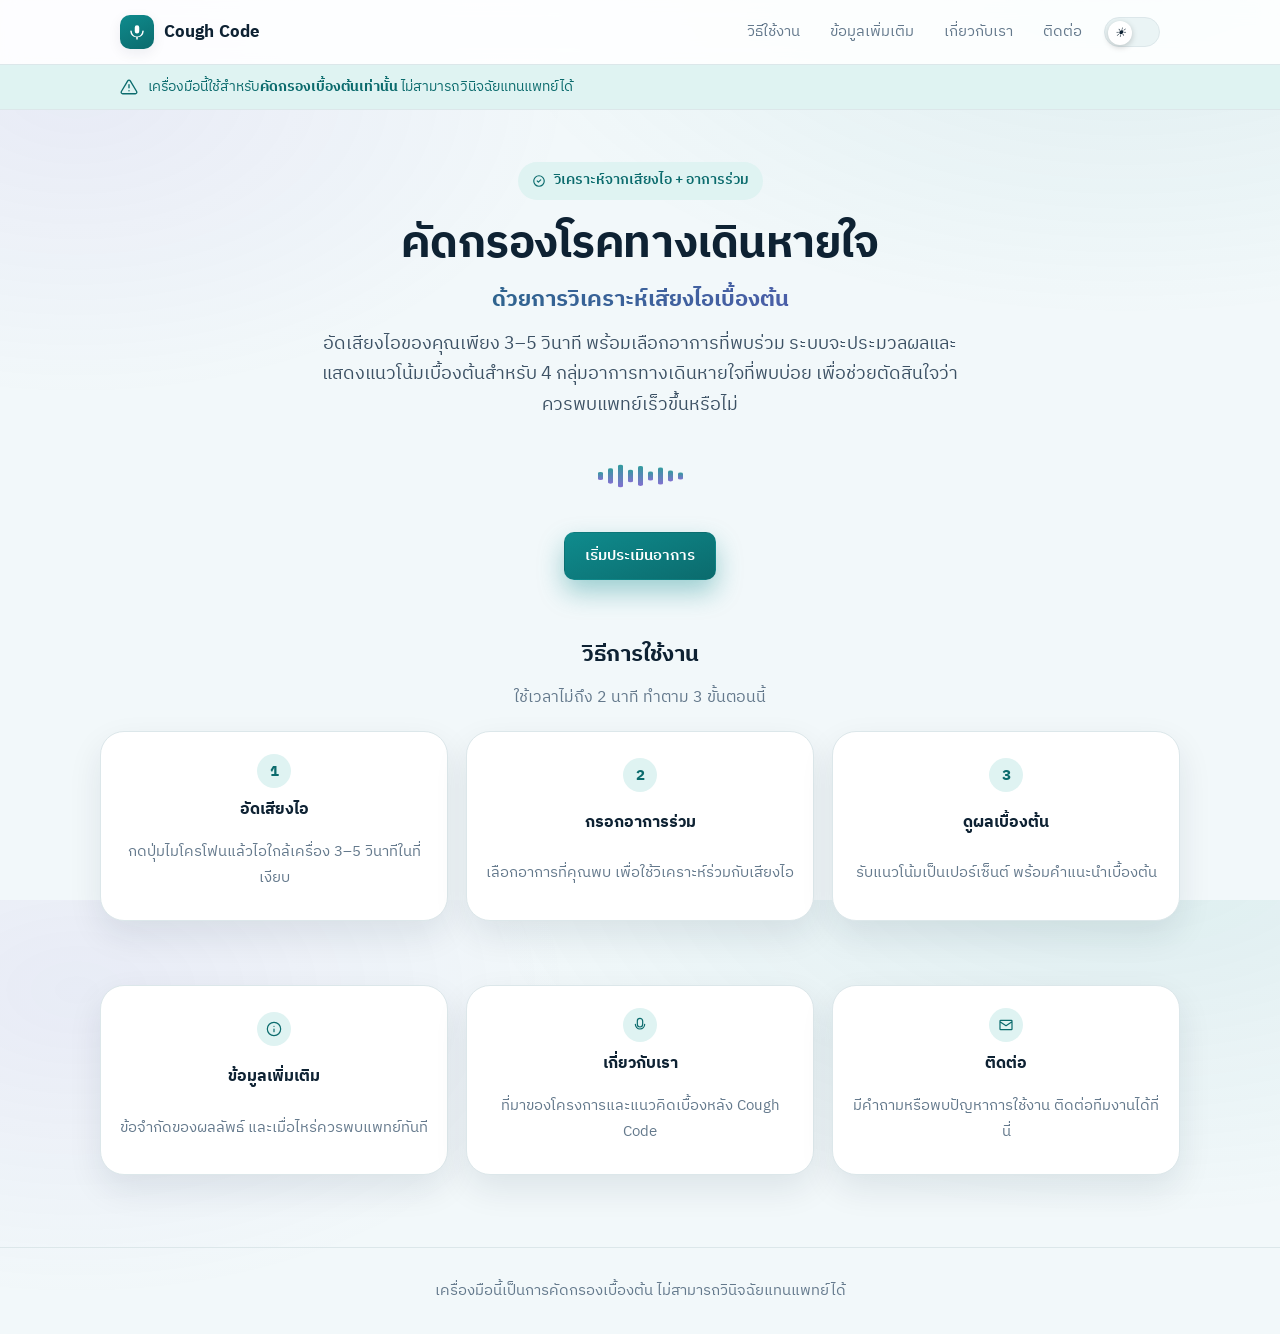
<file: public/index.html>
<!doctype html>
<html lang="th" data-theme="light">
<head>
  <link rel="icon" href="favicon.ico" type="image/x-icon">
  <meta charset="utf-8" />
  <meta name="viewport" content="width=device-width, initial-scale=1" />
  <title>Cough Code</title>
  <link rel="preconnect" href="https://fonts.googleapis.com">
  <link rel="preconnect" href="https://fonts.gstatic.com" crossorigin>
  <link rel="stylesheet" href="styles.css" />
</head>
<body>
  <header class="site-header">
    <div class="container header-row">
      <a class="brand" href="index.html">
        <span class="brand-mark" aria-hidden="true">
          <svg width="18" height="18" viewBox="0 0 24 24" fill="none"><path d="M12 14a3 3 0 0 0 3-3V6a3 3 0 1 0-6 0v5a3 3 0 0 0 3 3Zm-7-3a1 1 0 1 0-2 0 9 9 0 0 0 8 8v3h2v-3a9 9 0 0 0 8-8 1 1 0 1 0-2 0 7 7 0 0 1-14 0Z" fill="currentColor"/></svg>
        </span>
        Cough Code
      </a>

      <button class="nav-toggle" id="navToggle" type="button" aria-expanded="false" aria-controls="siteNav" aria-label="เปิดเมนู">
        <svg width="22" height="22" viewBox="0 0 24 24" fill="none"><path d="M4 7h16M4 12h16M4 17h16" stroke="currentColor" stroke-width="2" stroke-linecap="round"/></svg>
      </button>

      <div class="header-actions site-nav" id="siteNav">
        <nav class="nav">
          <a href="index.html#howto">วิธีใช้งาน</a>
          <a href="more.html">ข้อมูลเพิ่มเติม</a>
          <a href="about.html">เกี่ยวกับเรา</a>
          <a href="contact.html">ติดต่อ</a>
        </nav>
        <div class="theme-switch" title="สลับโหมดสว่าง/มืด">
          <input type="checkbox" id="themeToggle" />
          <label for="themeToggle"><i class="thumb"></i></label>
        </div>
      </div>
    </div>
  </header>

  <div class="notice-strip">
    <div class="container">
      <svg width="18" height="18" viewBox="0 0 24 24" fill="none"><path d="M12 9v4m0 4h.01M10.29 3.86 1.82 18a2 2 0 0 0 1.71 3h16.94a2 2 0 0 0 1.71-3L13.71 3.86a2 2 0 0 0-3.42 0Z" stroke="currentColor" stroke-width="1.8" stroke-linecap="round" stroke-linejoin="round"/></svg>
      <span>เครื่องมือนี้ใช้สำหรับ<strong>คัดกรองเบื้องต้นเท่านั้น</strong> ไม่สามารถวินิจฉัยแทนแพทย์ได้</span>
    </div>
  </div>

  <main>
    <section class="container hero center">
      <span class="eyebrow-badge">
        <svg width="14" height="14" viewBox="0 0 24 24" fill="none"><path d="M9 12l2 2 4-4m6 2a9 9 0 1 1-18 0 9 9 0 0 1 18 0Z" stroke="currentColor" stroke-width="2" stroke-linecap="round" stroke-linejoin="round"/></svg>
        วิเคราะห์จากเสียงไอ + อาการร่วม
      </span>
      <h1>คัดกรองโรคทางเดินหายใจ</h1>
      <h2 class="gradient-text">ด้วยการวิเคราะห์เสียงไอเบื้องต้น</h2>
      <p class="lede">อัดเสียงไอของคุณเพียง 3–5 วินาที พร้อมเลือกอาการที่พบร่วม ระบบจะประมวลผลและแสดงแนวโน้มเบื้องต้นสำหรับ 4 กลุ่มอาการทางเดินหายใจที่พบบ่อย เพื่อช่วยตัดสินใจว่าควรพบแพทย์เร็วขึ้นหรือไม่</p>

      <div class="waveform active" aria-hidden="true">
        <span></span><span></span><span></span><span></span><span></span><span></span><span></span><span></span><span></span>
      </div>

      <p style="margin-top:8px">
        <a class="btn primary" href="record.html">เริ่มประเมินอาการ</a>
      </p>
    </section>

    <section id="howto" class="container section">
      <h2 class="center">วิธีการใช้งาน</h2>
      <p class="muted center" style="max-width:520px;margin:0 auto 8px">ใช้เวลาไม่ถึง 2 นาที ทำตาม 3 ขั้นตอนนี้</p>
      <div class="grid grid-3" style="margin-top:20px">
        <div class="step-tile card">
          <div class="num">1</div>
          <b>อัดเสียงไอ</b>
          <p class="muted small">กดปุ่มไมโครโฟนแล้วไอใกล้เครื่อง 3–5 วินาทีในที่เงียบ</p>
        </div>
        <div class="step-tile card">
          <div class="num">2</div>
          <b>กรอกอาการร่วม</b>
          <p class="muted small">เลือกอาการที่คุณพบ เพื่อใช้วิเคราะห์ร่วมกับเสียงไอ</p>
        </div>
        <div class="step-tile card">
          <div class="num">3</div>
          <b>ดูผลเบื้องต้น</b>
          <p class="muted small">รับแนวโน้มเป็นเปอร์เซ็นต์ พร้อมคำแนะนำเบื้องต้น</p>
        </div>
      </div>
    </section>

    <section class="container section">
      <div class="grid grid-3">
        <a class="step-tile card" href="more.html">
          <div class="num" aria-hidden="true">
            <svg width="16" height="16" viewBox="0 0 24 24" fill="none"><path d="M12 16v-4m0-4h.01M22 12a10 10 0 1 1-20 0 10 10 0 0 1 20 0Z" stroke="currentColor" stroke-width="1.8" stroke-linecap="round" stroke-linejoin="round"/></svg>
          </div>
          <b style="color:var(--ink)">ข้อมูลเพิ่มเติม</b>
          <p class="muted small">ข้อจำกัดของผลลัพธ์ และเมื่อไหร่ควรพบแพทย์ทันที</p>
        </a>
        <a class="step-tile card" href="about.html">
          <div class="num" aria-hidden="true">
            <svg width="16" height="16" viewBox="0 0 24 24" fill="none"><path d="M12 15a4 4 0 0 0 4-4V6a4 4 0 1 0-8 0v5a4 4 0 0 0 4 4Zm7-4a7 7 0 0 1-14 0" stroke="currentColor" stroke-width="1.8" stroke-linecap="round" stroke-linejoin="round"/></svg>
          </div>
          <b style="color:var(--ink)">เกี่ยวกับเรา</b>
          <p class="muted small">ที่มาของโครงการและแนวคิดเบื้องหลัง Cough Code</p>
        </a>
        <a class="step-tile card" href="contact.html">
          <div class="num" aria-hidden="true">
            <svg width="16" height="16" viewBox="0 0 24 24" fill="none"><path d="M4 4h16v16H4z" stroke="none"/><path d="M3 7l9 6 9-6M4 5h16a1 1 0 0 1 1 1v12a1 1 0 0 1-1 1H4a1 1 0 0 1-1-1V6a1 1 0 0 1 1-1Z" stroke="currentColor" stroke-width="1.8" stroke-linecap="round" stroke-linejoin="round"/></svg>
          </div>
          <b style="color:var(--ink)">ติดต่อ</b>
          <p class="muted small">มีคำถามหรือพบปัญหาการใช้งาน ติดต่อทีมงานได้ที่นี่</p>
        </a>
      </div>
    </section>
  </main>

  <footer class="site-footer"><div class="container center"><p class="muted small">เครื่องมือนี้เป็นการคัดกรองเบื้องต้น ไม่สามารถวินิจฉัยแทนแพทย์ได้</p></div></footer>

  <script src="theme.js" defer></script>
</body>
</html>
</file>
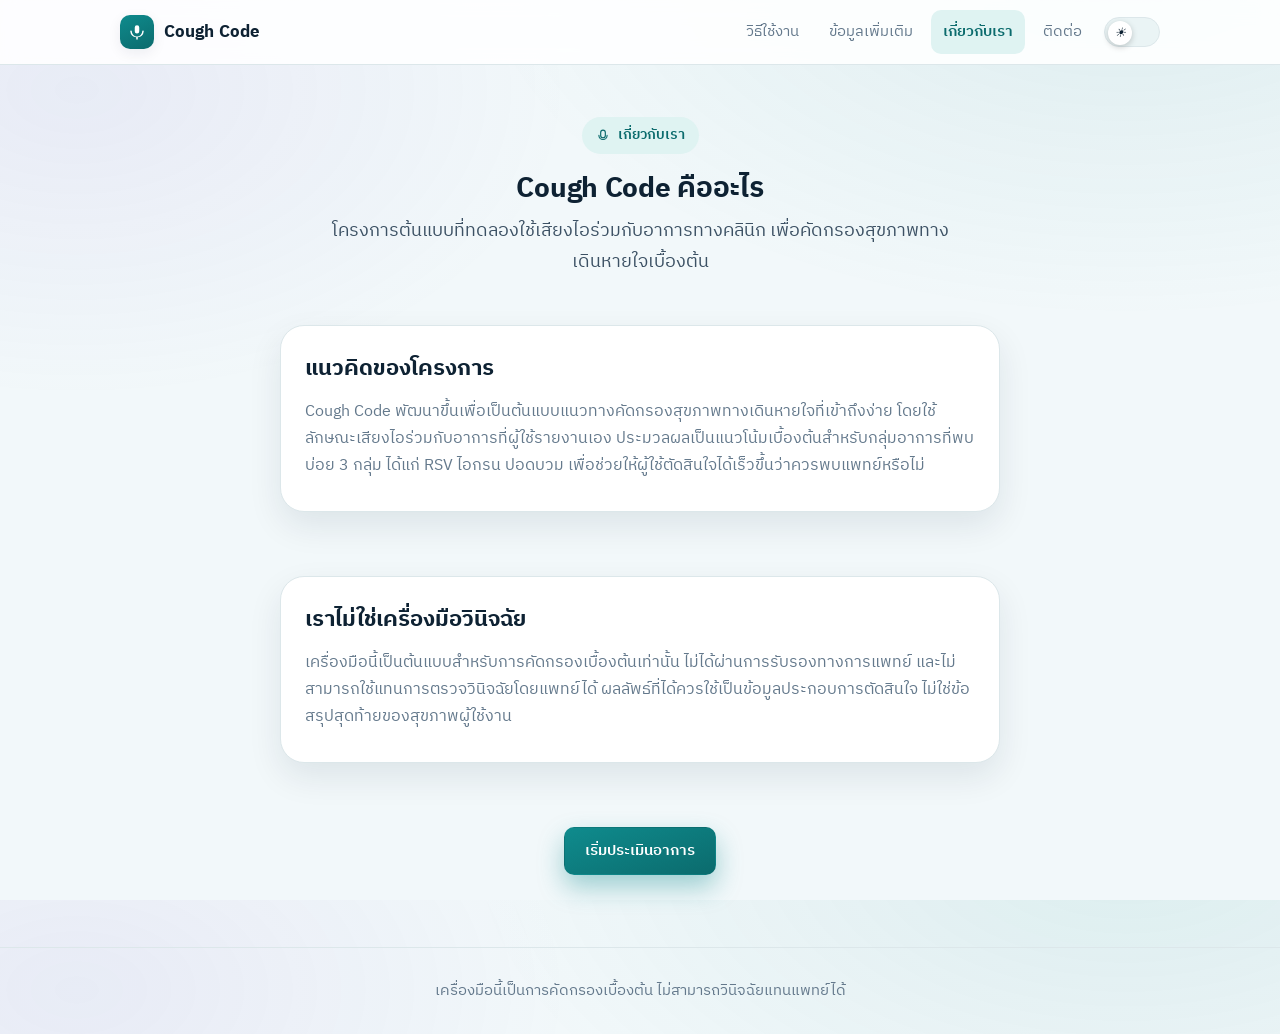
<file: public/about.html>
<!doctype html>
<html lang="th" data-theme="light">
<head>
  <meta charset="utf-8" />
  <meta name="viewport" content="width=device-width, initial-scale=1" />
  <title>เกี่ยวกับเรา — Cough Code</title>
  <link rel="preconnect" href="https://fonts.googleapis.com">
  <link rel="preconnect" href="https://fonts.gstatic.com" crossorigin>
  <link rel="stylesheet" href="styles.css" />
</head>
<body>
  <header class="site-header">
    <div class="container header-row">
      <a class="brand" href="index.html">
        <span class="brand-mark" aria-hidden="true">
          <svg width="18" height="18" viewBox="0 0 24 24" fill="none"><path d="M12 14a3 3 0 0 0 3-3V6a3 3 0 1 0-6 0v5a3 3 0 0 0 3 3Zm-7-3a1 1 0 1 0-2 0 9 9 0 0 0 8 8v3h2v-3a9 9 0 0 0 8-8 1 1 0 1 0-2 0 7 7 0 0 1-14 0Z" fill="currentColor"/></svg>
        </span>
        Cough Code
      </a>

      <button class="nav-toggle" id="navToggle" type="button" aria-expanded="false" aria-controls="siteNav" aria-label="เปิดเมนู">
        <svg width="22" height="22" viewBox="0 0 24 24" fill="none"><path d="M4 7h16M4 12h16M4 17h16" stroke="currentColor" stroke-width="2" stroke-linecap="round"/></svg>
      </button>

      <div class="header-actions site-nav" id="siteNav">
        <nav class="nav">
          <a href="index.html#howto">วิธีใช้งาน</a>
          <a href="more.html">ข้อมูลเพิ่มเติม</a>
          <a href="about.html" aria-current="page">เกี่ยวกับเรา</a>
          <a href="contact.html">ติดต่อ</a>
        </nav>
        <div class="theme-switch" title="สลับโหมดสว่าง/มืด">
          <input type="checkbox" id="themeToggle" />
          <label for="themeToggle"><i class="thumb"></i></label>
        </div>
      </div>
    </div>
  </header>

  <main>
    <section class="container-narrow hero center" style="padding-bottom:8px">
      <span class="eyebrow-badge">
        <svg width="14" height="14" viewBox="0 0 24 24" fill="none"><path d="M12 15a4 4 0 0 0 4-4V6a4 4 0 1 0-8 0v5a4 4 0 0 0 4 4Zm7-4a7 7 0 0 1-14 0" stroke="currentColor" stroke-width="2" stroke-linecap="round" stroke-linejoin="round"/></svg>
        เกี่ยวกับเรา
      </span>
      <h1 style="font-size:var(--fs-xl)">Cough Code คืออะไร</h1>
      <p class="lede">โครงการต้นแบบที่ทดลองใช้เสียงไอร่วมกับอาการทางคลินิก เพื่อคัดกรองสุขภาพทางเดินหายใจเบื้องต้น</p>
    </section>

    <section class="container-narrow section">
      <div class="card">
        <h2>แนวคิดของโครงการ</h2>
        <p class="muted" style="margin-top:6px">
          Cough Code พัฒนาขึ้นเพื่อเป็นต้นแบบแนวทางคัดกรองสุขภาพทางเดินหายใจที่เข้าถึงง่าย โดยใช้ลักษณะเสียงไอร่วมกับอาการที่ผู้ใช้รายงานเอง
          ประมวลผลเป็นแนวโน้มเบื้องต้นสำหรับกลุ่มอาการที่พบบ่อย 3 กลุ่ม ได้แก่ RSV ไอกรน ปอดบวม
          เพื่อช่วยให้ผู้ใช้ตัดสินใจได้เร็วขึ้นว่าควรพบแพทย์หรือไม่
        </p>
      </div>
    </section>

    <section class="container-narrow section">
      <div class="card">
        <h2>เราไม่ใช่เครื่องมือวินิจฉัย</h2>
        <p class="muted" style="margin-top:6px">
          เครื่องมือนี้เป็นต้นแบบสำหรับการคัดกรองเบื้องต้นเท่านั้น ไม่ได้ผ่านการรับรองทางการแพทย์ และไม่สามารถใช้แทนการตรวจวินิจฉัยโดยแพทย์ได้
          ผลลัพธ์ที่ได้ควรใช้เป็นข้อมูลประกอบการตัดสินใจ ไม่ใช่ข้อสรุปสุดท้ายของสุขภาพผู้ใช้งาน
        </p>
      </div>
    </section>

    <section class="container-narrow section center">
      <a class="btn primary" href="record.html">เริ่มประเมินอาการ</a>
    </section>
  </main>

  <footer class="site-footer"><div class="container center"><p class="muted small">เครื่องมือนี้เป็นการคัดกรองเบื้องต้น ไม่สามารถวินิจฉัยแทนแพทย์ได้</p></div></footer>

  <script src="theme.js" defer></script>
</body>
</html>
</file>
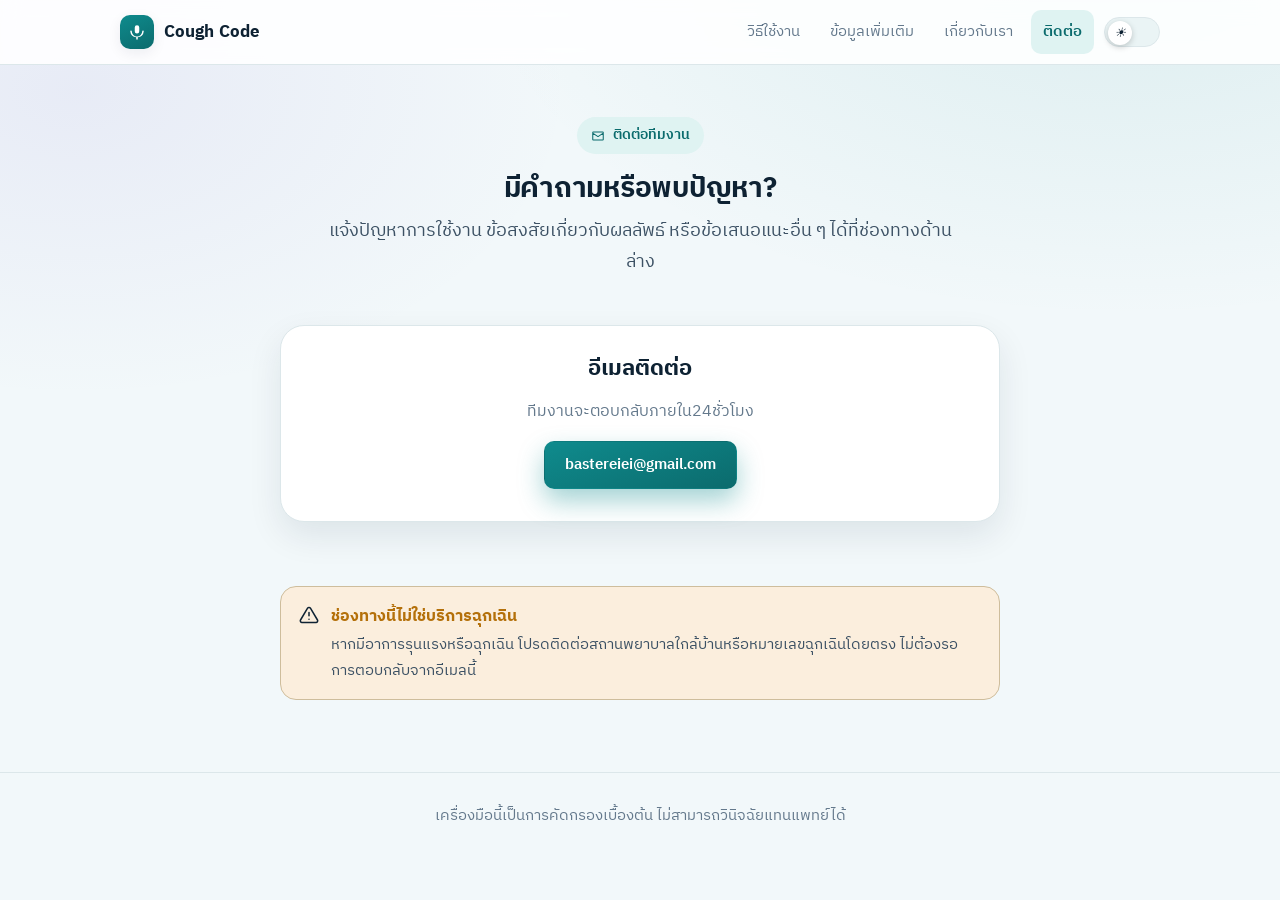
<file: public/contact.html>
<!doctype html>
<html lang="th" data-theme="light">
<head>
  <meta charset="utf-8" />
  <meta name="viewport" content="width=device-width, initial-scale=1" />
  <title>ติดต่อ — Cough Code</title>
  <link rel="preconnect" href="https://fonts.googleapis.com">
  <link rel="preconnect" href="https://fonts.gstatic.com" crossorigin>
  <link rel="stylesheet" href="styles.css" />
</head>
<body>
  <header class="site-header">
    <div class="container header-row">
      <a class="brand" href="index.html">
        <span class="brand-mark" aria-hidden="true">
          <svg width="18" height="18" viewBox="0 0 24 24" fill="none"><path d="M12 14a3 3 0 0 0 3-3V6a3 3 0 1 0-6 0v5a3 3 0 0 0 3 3Zm-7-3a1 1 0 1 0-2 0 9 9 0 0 0 8 8v3h2v-3a9 9 0 0 0 8-8 1 1 0 1 0-2 0 7 7 0 0 1-14 0Z" fill="currentColor"/></svg>
        </span>
        Cough Code
      </a>

      <button class="nav-toggle" id="navToggle" type="button" aria-expanded="false" aria-controls="siteNav" aria-label="เปิดเมนู">
        <svg width="22" height="22" viewBox="0 0 24 24" fill="none"><path d="M4 7h16M4 12h16M4 17h16" stroke="currentColor" stroke-width="2" stroke-linecap="round"/></svg>
      </button>

      <div class="header-actions site-nav" id="siteNav">
        <nav class="nav">
          <a href="index.html#howto">วิธีใช้งาน</a>
          <a href="more.html">ข้อมูลเพิ่มเติม</a>
          <a href="about.html">เกี่ยวกับเรา</a>
          <a href="contact.html" aria-current="page">ติดต่อ</a>
        </nav>
        <div class="theme-switch" title="สลับโหมดสว่าง/มืด">
          <input type="checkbox" id="themeToggle" />
          <label for="themeToggle"><i class="thumb"></i></label>
        </div>
      </div>
    </div>
  </header>

  <main>
    <section class="container-narrow hero center" style="padding-bottom:8px">
      <span class="eyebrow-badge">
        <svg width="14" height="14" viewBox="0 0 24 24" fill="none"><path d="M3 7l9 6 9-6M4 5h16a1 1 0 0 1 1 1v12a1 1 0 0 1-1 1H4a1 1 0 0 1-1-1V6a1 1 0 0 1 1-1Z" stroke="currentColor" stroke-width="1.8" stroke-linecap="round" stroke-linejoin="round"/></svg>
        ติดต่อทีมงาน
      </span>
      <h1 style="font-size:var(--fs-xl)">มีคำถามหรือพบปัญหา?</h1>
      <p class="lede">แจ้งปัญหาการใช้งาน ข้อสงสัยเกี่ยวกับผลลัพธ์ หรือข้อเสนอแนะอื่น ๆ ได้ที่ช่องทางด้านล่าง</p>
    </section>

    <section class="container-narrow section">
      <div class="card center">
        <h2>อีเมลติดต่อ</h2>
        <p class="muted">ทีมงานจะตอบกลับภายใน24ชั่วโมง</p>
        <p style="margin-top:16px">
          <a class="btn primary" href="mailto:support@coughcode.example">bastereiei@gmail.com</a>
        </p>
      </div>
    </section>

    <section class="container-narrow section">
      <div class="alert alert-warning">
        <svg width="20" height="20" viewBox="0 0 24 24" fill="none"><path d="M12 9v4m0 4h.01M10.29 3.86 1.82 18a2 2 0 0 0 1.71 3h16.94a2 2 0 0 0 1.71-3L13.71 3.86a2 2 0 0 0-3.42 0Z" stroke="currentColor" stroke-width="1.8" stroke-linecap="round" stroke-linejoin="round"/></svg>
        <div>
          <p class="alert-title">ช่องทางนี้ไม่ใช่บริการฉุกเฉิน</p>
          <p class="alert-body">หากมีอาการรุนแรงหรือฉุกเฉิน โปรดติดต่อสถานพยาบาลใกล้บ้านหรือหมายเลขฉุกเฉินโดยตรง ไม่ต้องรอการตอบกลับจากอีเมลนี้</p>
        </div>
      </div>
    </section>
  </main>

  <footer class="site-footer"><div class="container center"><p class="muted small">เครื่องมือนี้เป็นการคัดกรองเบื้องต้น ไม่สามารถวินิจฉัยแทนแพทย์ได้</p></div></footer>

  <script src="theme.js" defer></script>
</body>
</html>
</file>
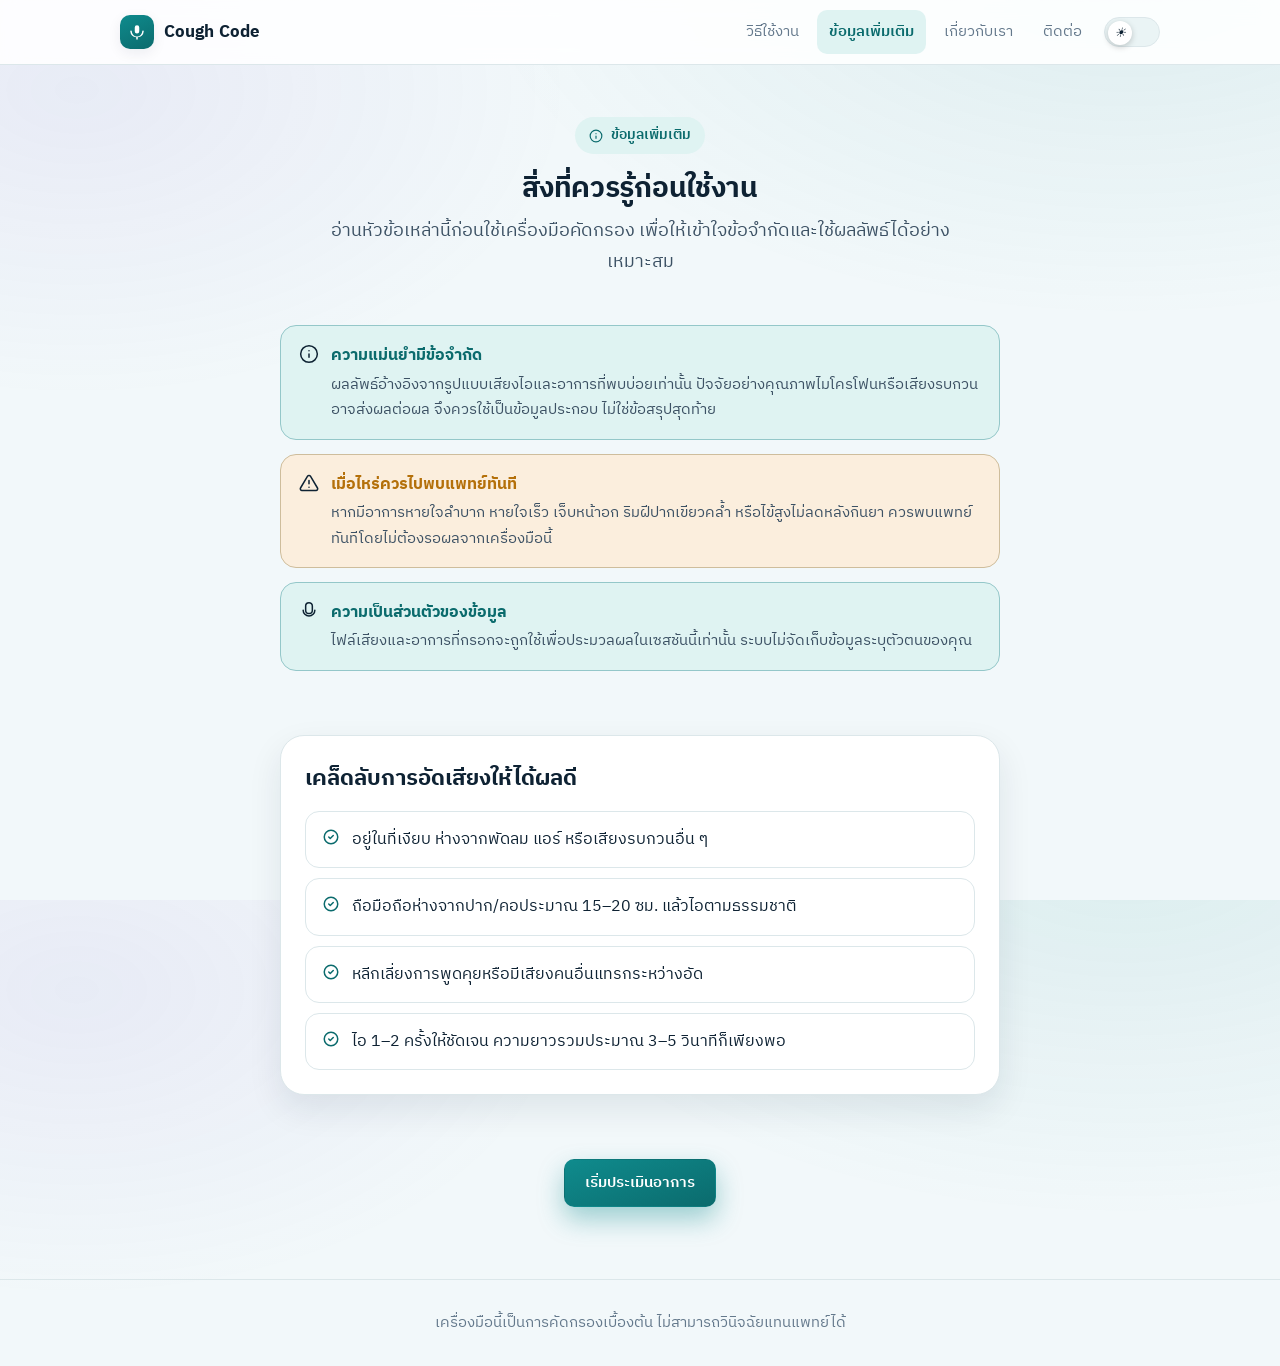
<file: public/more.html>
<!doctype html>
<html lang="th" data-theme="light">
<head>
  <meta charset="utf-8" />
  <meta name="viewport" content="width=device-width, initial-scale=1" />
  <title>ข้อมูลเพิ่มเติม — Cough Code</title>
  <link rel="preconnect" href="https://fonts.googleapis.com">
  <link rel="preconnect" href="https://fonts.gstatic.com" crossorigin>
  <link rel="stylesheet" href="styles.css" />
</head>
<body>
  <header class="site-header">
    <div class="container header-row">
      <a class="brand" href="index.html">
        <span class="brand-mark" aria-hidden="true">
          <svg width="18" height="18" viewBox="0 0 24 24" fill="none"><path d="M12 14a3 3 0 0 0 3-3V6a3 3 0 1 0-6 0v5a3 3 0 0 0 3 3Zm-7-3a1 1 0 1 0-2 0 9 9 0 0 0 8 8v3h2v-3a9 9 0 0 0 8-8 1 1 0 1 0-2 0 7 7 0 0 1-14 0Z" fill="currentColor"/></svg>
        </span>
        Cough Code
      </a>

      <button class="nav-toggle" id="navToggle" type="button" aria-expanded="false" aria-controls="siteNav" aria-label="เปิดเมนู">
        <svg width="22" height="22" viewBox="0 0 24 24" fill="none"><path d="M4 7h16M4 12h16M4 17h16" stroke="currentColor" stroke-width="2" stroke-linecap="round"/></svg>
      </button>

      <div class="header-actions site-nav" id="siteNav">
        <nav class="nav">
          <a href="index.html#howto">วิธีใช้งาน</a>
          <a href="more.html" aria-current="page">ข้อมูลเพิ่มเติม</a>
          <a href="about.html">เกี่ยวกับเรา</a>
          <a href="contact.html">ติดต่อ</a>
        </nav>
        <div class="theme-switch" title="สลับโหมดสว่าง/มืด">
          <input type="checkbox" id="themeToggle" />
          <label for="themeToggle"><i class="thumb"></i></label>
        </div>
      </div>
    </div>
  </header>

  <main>
    <section class="container-narrow hero center" style="padding-bottom:8px">
      <span class="eyebrow-badge">
        <svg width="14" height="14" viewBox="0 0 24 24" fill="none"><path d="M12 16v-4m0-4h.01M22 12a10 10 0 1 1-20 0 10 10 0 0 1 20 0Z" stroke="currentColor" stroke-width="2" stroke-linecap="round" stroke-linejoin="round"/></svg>
        ข้อมูลเพิ่มเติม
      </span>
      <h1 style="font-size:var(--fs-xl)">สิ่งที่ควรรู้ก่อนใช้งาน</h1>
      <p class="lede">อ่านหัวข้อเหล่านี้ก่อนใช้เครื่องมือคัดกรอง เพื่อให้เข้าใจข้อจำกัดและใช้ผลลัพธ์ได้อย่างเหมาะสม</p>
    </section>

    <section class="container-narrow section">
      <div class="stack">
        <div class="alert alert-info">
          <svg width="20" height="20" viewBox="0 0 24 24" fill="none"><path d="M12 16v-4m0-4h.01M22 12a10 10 0 1 1-20 0 10 10 0 0 1 20 0Z" stroke="currentColor" stroke-width="1.8" stroke-linecap="round" stroke-linejoin="round"/></svg>
          <div>
            <p class="alert-title">ความแม่นยำมีข้อจำกัด</p>
            <p class="alert-body">ผลลัพธ์อ้างอิงจากรูปแบบเสียงไอและอาการที่พบบ่อยเท่านั้น ปัจจัยอย่างคุณภาพไมโครโฟนหรือเสียงรบกวนอาจส่งผลต่อผล จึงควรใช้เป็นข้อมูลประกอบ ไม่ใช่ข้อสรุปสุดท้าย</p>
          </div>
        </div>

        <div class="alert alert-warning">
          <svg width="20" height="20" viewBox="0 0 24 24" fill="none"><path d="M12 9v4m0 4h.01M10.29 3.86 1.82 18a2 2 0 0 0 1.71 3h16.94a2 2 0 0 0 1.71-3L13.71 3.86a2 2 0 0 0-3.42 0Z" stroke="currentColor" stroke-width="1.8" stroke-linecap="round" stroke-linejoin="round"/></svg>
          <div>
            <p class="alert-title">เมื่อไหร่ควรไปพบแพทย์ทันที</p>
            <p class="alert-body">หากมีอาการหายใจลำบาก หายใจเร็ว เจ็บหน้าอก ริมฝีปากเขียวคล้ำ หรือไข้สูงไม่ลดหลังกินยา ควรพบแพทย์ทันทีโดยไม่ต้องรอผลจากเครื่องมือนี้</p>
          </div>
        </div>

        <div class="alert alert-info">
          <svg width="20" height="20" viewBox="0 0 24 24" fill="none"><path d="M12 15a4 4 0 0 0 4-4V6a4 4 0 1 0-8 0v5a4 4 0 0 0 4 4Zm7-4a7 7 0 0 1-14 0" stroke="currentColor" stroke-width="1.8" stroke-linecap="round" stroke-linejoin="round"/></svg>
          <div>
            <p class="alert-title">ความเป็นส่วนตัวของข้อมูล</p>
            <p class="alert-body">ไฟล์เสียงและอาการที่กรอกจะถูกใช้เพื่อประมวลผลในเซสชันนี้เท่านั้น ระบบไม่จัดเก็บข้อมูลระบุตัวตนของคุณ</p>
          </div>
        </div>
      </div>
    </section>

    <section class="container-narrow section">
      <div class="card">
        <h2>เคล็ดลับการอัดเสียงให้ได้ผลดี</h2>
        <ul class="advice" style="margin-top:14px">
          <li>
            <svg width="18" height="18" viewBox="0 0 24 24" fill="none"><path d="M9 12l2 2 4-4m6 2a9 9 0 1 1-18 0 9 9 0 0 1 18 0Z" stroke="currentColor" stroke-width="2" stroke-linecap="round" stroke-linejoin="round"/></svg>
            <span>อยู่ในที่เงียบ ห่างจากพัดลม แอร์ หรือเสียงรบกวนอื่น ๆ</span>
          </li>
          <li>
            <svg width="18" height="18" viewBox="0 0 24 24" fill="none"><path d="M9 12l2 2 4-4m6 2a9 9 0 1 1-18 0 9 9 0 0 1 18 0Z" stroke="currentColor" stroke-width="2" stroke-linecap="round" stroke-linejoin="round"/></svg>
            <span>ถือมือถือห่างจากปาก/คอประมาณ 15–20 ซม. แล้วไอตามธรรมชาติ</span>
          </li>
          <li>
            <svg width="18" height="18" viewBox="0 0 24 24" fill="none"><path d="M9 12l2 2 4-4m6 2a9 9 0 1 1-18 0 9 9 0 0 1 18 0Z" stroke="currentColor" stroke-width="2" stroke-linecap="round" stroke-linejoin="round"/></svg>
            <span>หลีกเลี่ยงการพูดคุยหรือมีเสียงคนอื่นแทรกระหว่างอัด</span>
          </li>
          <li>
            <svg width="18" height="18" viewBox="0 0 24 24" fill="none"><path d="M9 12l2 2 4-4m6 2a9 9 0 1 1-18 0 9 9 0 0 1 18 0Z" stroke="currentColor" stroke-width="2" stroke-linecap="round" stroke-linejoin="round"/></svg>
            <span>ไอ 1–2 ครั้งให้ชัดเจน ความยาวรวมประมาณ 3–5 วินาทีก็เพียงพอ</span>
          </li>
        </ul>
      </div>
    </section>

    <section class="container-narrow section center">
      <a class="btn primary" href="record.html">เริ่มประเมินอาการ</a>
    </section>
  </main>

  <footer class="site-footer"><div class="container center"><p class="muted small">เครื่องมือนี้เป็นการคัดกรองเบื้องต้น ไม่สามารถวินิจฉัยแทนแพทย์ได้</p></div></footer>

  <script src="theme.js" defer></script>
</body>
</html>
</file>
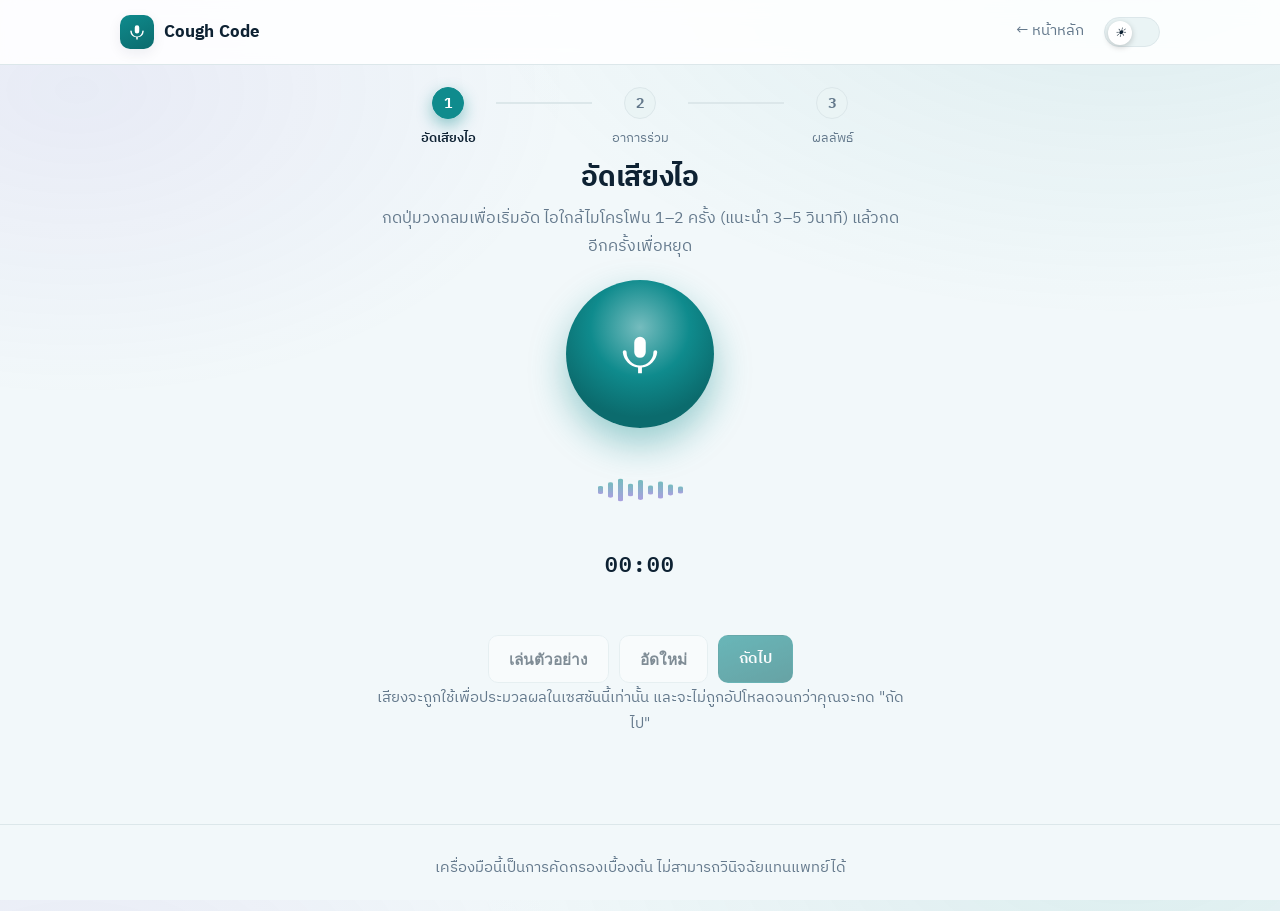
<file: public/record.html>
<!doctype html>
<html lang="th" data-theme="light">
<head>
  <meta charset="utf-8" />
  <meta name="viewport" content="width=device-width,initial-scale=1" />
  <title>อัดเสียงไอ — Cough Code</title>
  <link rel="preconnect" href="https://fonts.googleapis.com">
  <link rel="preconnect" href="https://fonts.gstatic.com" crossorigin>
  <link rel="stylesheet" href="styles.css" />
</head>
<body>
  <header class="site-header">
    <div class="container header-row">
      <a class="brand" href="index.html">
        <span class="brand-mark" aria-hidden="true">
          <svg width="18" height="18" viewBox="0 0 24 24" fill="none"><path d="M12 14a3 3 0 0 0 3-3V6a3 3 0 1 0-6 0v5a3 3 0 0 0 3 3Zm-7-3a1 1 0 1 0-2 0 9 9 0 0 0 8 8v3h2v-3a9 9 0 0 0 8-8 1 1 0 1 0-2 0 7 7 0 0 1-14 0Z" fill="currentColor"/></svg>
        </span>
        Cough Code
      </a>
      <div class="header-actions">
        <a class="header-back" href="index.html">← หน้าหลัก</a>
        <div class="theme-switch" title="สลับโหมดสว่าง/มืด">
          <input type="checkbox" id="themeToggle" />
          <label for="themeToggle"><i class="thumb"></i></label>
        </div>
      </div>
    </div>
  </header>

  <nav class="stepper" aria-label="ขั้นตอนการประเมิน">
    <div class="step is-active"><span class="step-dot">1</span><span class="step-label">อัดเสียงไอ</span></div>
    <div class="step-line"></div>
    <div class="step"><span class="step-dot">2</span><span class="step-label">อาการร่วม</span></div>
    <div class="step-line"></div>
    <div class="step"><span class="step-dot">3</span><span class="step-label">ผลลัพธ์</span></div>
  </nav>

  <main class="rec-wrap">
    <h1 class="center" style="font-size:var(--fs-xl)">อัดเสียงไอ</h1>
    <p class="muted center">กดปุ่มวงกลมเพื่อเริ่มอัด ไอใกล้ไมโครโฟน 1–2 ครั้ง (แนะนำ 3–5 วินาที) แล้วกดอีกครั้งเพื่อหยุด</p>

    <div class="mic-stage">
      <button id="micBtn" class="mic-btn" aria-pressed="false" title="เริ่มอัด/หยุดอัดเสียง">
        <svg width="46" height="46" viewBox="0 0 24 24" aria-hidden="true">
          <path fill="#fff" d="M12 14a3 3 0 0 0 3-3V6a3 3 0 1 0-6 0v5a3 3 0 0 0 3 3Zm-7-3a1 1 0 1 0-2 0 9 9 0 0 0 8 8v3h2v-3a9 9 0 0 0 8-8 1 1 0 1 0-2 0 7 7 0 0 1-14 0Z"/>
        </svg>
      </button>
    </div>

    <div class="waveform" id="waveform" aria-hidden="true">
      <span></span><span></span><span></span><span></span><span></span><span></span><span></span><span></span><span></span>
    </div>

    <div class="timer" id="timer">00:00</div>
    <p class="rec-status" id="status" role="status" aria-live="polite"></p>

    <div class="btn-row">
      <button id="playBtn" class="btn" disabled>เล่นตัวอย่าง</button>
      <button id="redoBtn" class="btn" disabled>อัดใหม่</button>
      <a id="nextBtn" class="btn primary" href="#" aria-disabled="true">ถัดไป</a>
    </div>

    <p class="rec-hint small">เสียงจะถูกใช้เพื่อประมวลผลในเซสชันนี้เท่านั้น และจะไม่ถูกอัปโหลดจนกว่าคุณจะกด "ถัดไป"</p>
  </main>

  <footer class="site-footer"><div class="container center"><p class="muted small">เครื่องมือนี้เป็นการคัดกรองเบื้องต้น ไม่สามารถวินิจฉัยแทนแพทย์ได้</p></div></footer>

  <script src="theme.js" defer></script>
  <script>
    // ------- องค์ประกอบ UI -------
    const micBtn   = document.getElementById('micBtn');
    const playBtn  = document.getElementById('playBtn');
    const redoBtn  = document.getElementById('redoBtn');
    const nextBtn  = document.getElementById('nextBtn');
    const timerEl  = document.getElementById('timer');
    const statusEl = document.getElementById('status');
    const waveformEl = document.getElementById('waveform');

    // ------- ตัวแปรสถานะ -------
    let mediaRecorder;
    let chunks = [];
    let stream;
    let recording = false;
    let audioBlob = null;
    let timerId, seconds = 0;

    function tick() {
      seconds++;
      const mm = String(Math.floor(seconds/60)).padStart(2,'0');
      const ss = String(seconds%60).padStart(2,'0');
      timerEl.textContent = `${mm}:${ss}`;
    }
    function startTimer(){ seconds = 0; timerEl.textContent = '00:00'; timerId = setInterval(tick,1000); }
    function stopTimer(){ clearInterval(timerId); }

    function enableNext() {
      nextBtn.setAttribute('aria-disabled','false');
      nextBtn.removeAttribute('disabled');
      nextBtn.href = './symptoms.html';
      nextBtn.style.pointerEvents = 'auto';
      nextBtn.style.opacity = '1';
    }
    function disableNext() {
      nextBtn.setAttribute('aria-disabled','true');
      nextBtn.href = '#';
      nextBtn.style.pointerEvents = 'none';
      nextBtn.style.opacity = '.6';
    }
    disableNext();

    async function initRecorder() {
      if (mediaRecorder) return;
      try {
        stream = await navigator.mediaDevices.getUserMedia({ audio: true });
        mediaRecorder = new MediaRecorder(stream, { mimeType: 'audio/webm' });
        mediaRecorder.ondataavailable = e => { if (e.data && e.data.size) chunks.push(e.data); };
        mediaRecorder.onstop = async () => {
          stopTimer();
          recording = false;
          micBtn.classList.remove('rec');
          waveformEl.classList.remove('active');
          statusEl.textContent = 'อัดเสร็จแล้ว พร้อมฟังตัวอย่างหรือไปขั้นตอนถัดไป';
          audioBlob = new Blob(chunks, { type: 'audio/webm' });
          chunks = [];

          const reader = new FileReader();
          reader.onloadend = () => {
            sessionStorage.setItem('audioDataURL', reader.result);
            playBtn.disabled = false;
            redoBtn.disabled = false;
            enableNext();
          };
          reader.readAsDataURL(audioBlob);
        };
      } catch(err) {
        console.error(err);
        statusEl.textContent = 'ไม่สามารถเข้าถึงไมโครโฟนได้ กรุณาอนุญาตการใช้งานไมค์แล้วลองใหม่';
      }
    }

    async function toggleRecord() {
      await initRecorder();
      if (!mediaRecorder) return;

      if (!recording) {
        audioBlob = null;
        playBtn.disabled = true;
        redoBtn.disabled = true;
        disableNext();

        chunks = [];
        mediaRecorder.start();
        recording = true;
        micBtn.classList.add('rec');
        waveformEl.classList.add('active');
        micBtn.setAttribute('aria-pressed','true');
        statusEl.textContent = 'กำลังอัดเสียง... ไอใกล้ไมโครโฟนได้เลย';
        startTimer();

        setTimeout(() => { if (recording) stopRecord(); }, 10 * 60 * 1000);
      } else {
        stopRecord();
      }
    }

    function stopRecord() {
      if (mediaRecorder && recording) {
        mediaRecorder.stop();
        micBtn.setAttribute('aria-pressed','false');
      }
    }

    function playPreview() {
      if (!audioBlob) return;
      const url = URL.createObjectURL(audioBlob);
      const a = new Audio(url);
      a.play();
    }

    function redo() {
      audioBlob = null;
      sessionStorage.removeItem('audioDataURL');
      timerEl.textContent = '00:00';
      statusEl.textContent = 'พร้อมอัดใหม่เมื่อคุณกดปุ่มไมโครโฟน';
      playBtn.disabled = true;
      redoBtn.disabled = true;
      disableNext();
    }

    micBtn.addEventListener('click', toggleRecord);
    playBtn.addEventListener('click', playPreview);
    redoBtn.addEventListener('click', redo);

    (function restoreIfAny(){
      const have = sessionStorage.getItem('audioDataURL');
      if (have) {
        playBtn.disabled = false; redoBtn.disabled = false; enableNext();
        statusEl.textContent = 'มีเสียงที่บันทึกไว้แล้ว สามารถฟังตัวอย่างหรือไปขั้นตอนถัดไปได้';
      }
    })();
  </script>
</body>
</html>
</file>
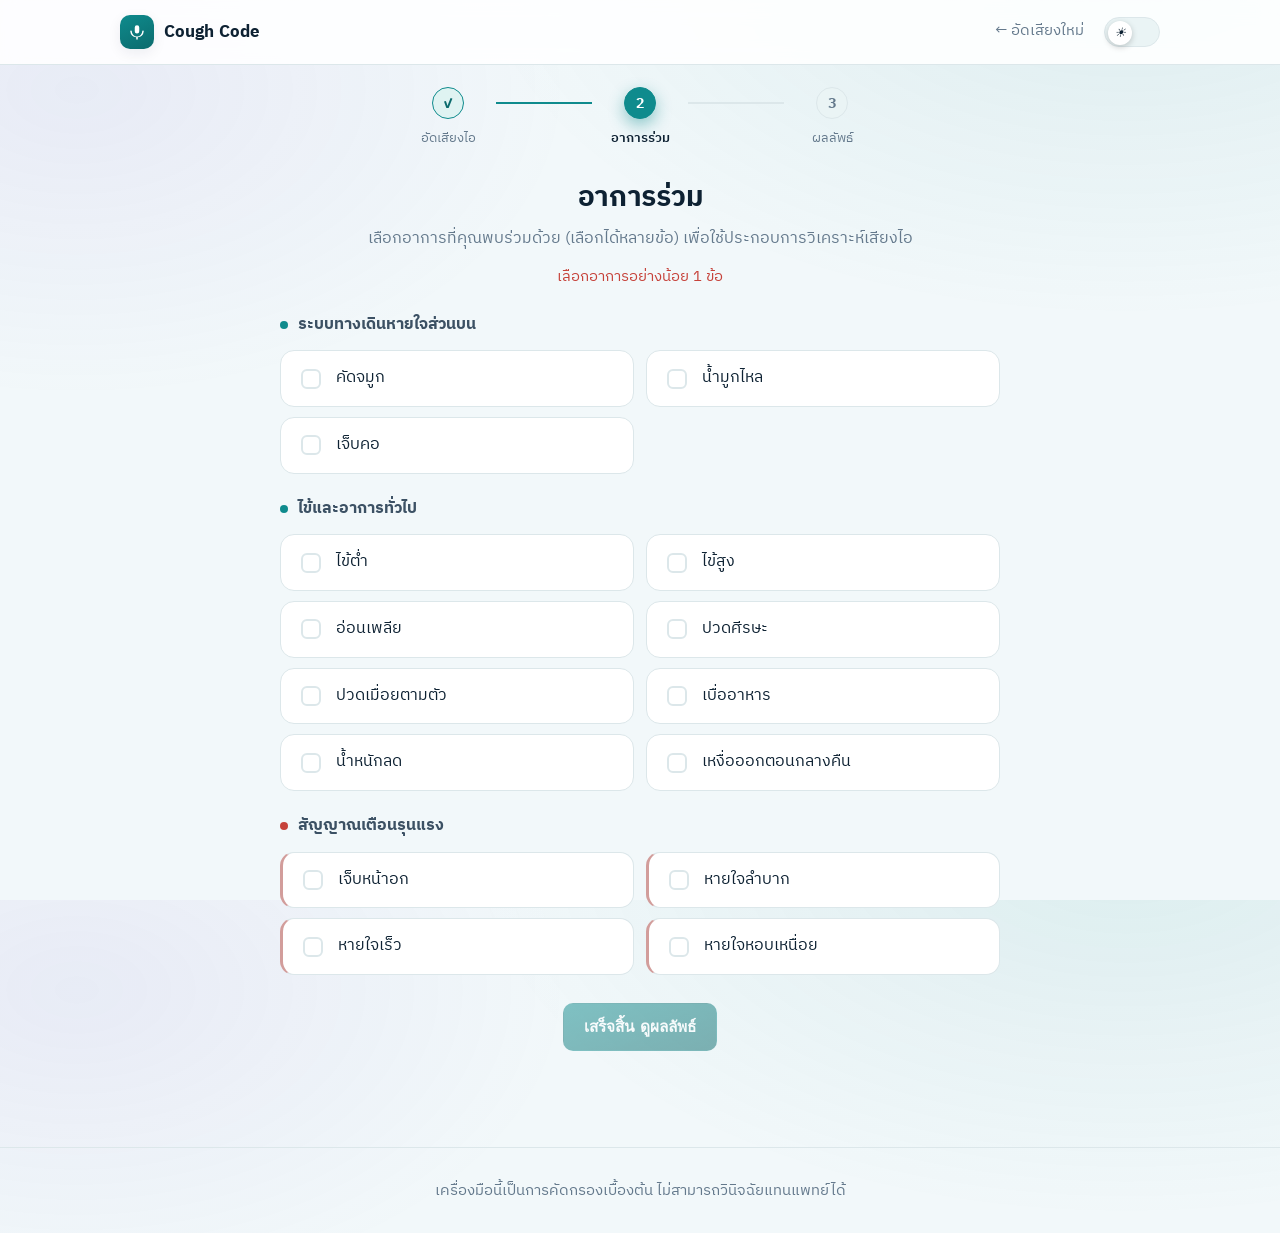
<file: public/result.html>
<!doctype html>
<html lang="th" data-theme="light">
<head>
  <meta charset="utf-8" />
  <meta name="viewport" content="width=device-width, initial-scale=1" />
  <title>Cough Code — ผลการคัดกรองเบื้องต้น</title>
  <link rel="preconnect" href="https://fonts.googleapis.com">
  <link rel="preconnect" href="https://fonts.gstatic.com" crossorigin>
  <link rel="stylesheet" href="styles.css" />
</head>
<body>
  <header class="site-header">
    <div class="container header-row">
      <a class="brand" href="index.html">
        <span class="brand-mark" aria-hidden="true">
          <svg width="18" height="18" viewBox="0 0 24 24" fill="none"><path d="M12 14a3 3 0 0 0 3-3V6a3 3 0 1 0-6 0v5a3 3 0 0 0 3 3Zm-7-3a1 1 0 1 0-2 0 9 9 0 0 0 8 8v3h2v-3a9 9 0 0 0 8-8 1 1 0 1 0-2 0 7 7 0 0 1-14 0Z" fill="currentColor"/></svg>
        </span>
        Cough Code
      </a>
      <div class="header-actions">
        <a class="btn" href="index.html">เริ่มใหม่</a>
        <div class="theme-switch" title="สลับโหมดสว่าง/มืด">
          <input type="checkbox" id="themeToggle" />
          <label for="themeToggle"><i class="thumb"></i></label>
        </div>
      </div>
    </div>
  </header>

  <nav class="stepper" aria-label="ขั้นตอนการประเมิน">
    <div class="step is-done"><span class="step-dot">✓</span><span class="step-label">อัดเสียงไอ</span></div>
    <div class="step-line is-done"></div>
    <div class="step is-done"><span class="step-dot">✓</span><span class="step-label">อาการร่วม</span></div>
    <div class="step-line is-done"></div>
    <div class="step is-active"><span class="step-dot">3</span><span class="step-label">ผลลัพธ์</span></div>
  </nav>

  <main>
    <section class="container-narrow section" id="urgentBox" style="display:none">
      <div class="alert alert-danger">
        <svg width="20" height="20" viewBox="0 0 24 24" fill="none"><path d="M12 9v4m0 4h.01M10.29 3.86 1.82 18a2 2 0 0 0 1.71 3h16.94a2 2 0 0 0 1.71-3L13.71 3.86a2 2 0 0 0-3.42 0Z" stroke="currentColor" stroke-width="1.8" stroke-linecap="round" stroke-linejoin="round"/></svg>
        <div>
          <p class="alert-title">ควรพบแพทย์โดยเร็ว</p>
          <p class="alert-body" id="urgentText">คุณระบุอาการที่อาจรุนแรง ควรได้รับการตรวจจากแพทย์โดยเร็ว ไม่ควรรอผลจากเครื่องมือนี้เพียงอย่างเดียว</p>
        </div>
      </div>
    </section>

    <section class="container-narrow section">
      <div class="top-result">
        <p class="top-eyebrow">แนวโน้มสูงสุดจากการประเมิน</p>
        <p class="top-name" id="topName">—</p>
        <p class="top-prob" id="topProb">—</p>
      </div>
      <p class="muted small center" id="note" style="margin-top:12px"></p>
    </section>

    <section class="container-narrow section">
      <div class="card">
        <h2 class="center">ผลแยกตามกลุ่มอาการ</h2>
        <p class="muted center small">แสดงแนวโน้มของ 4 กลุ่มอาการทางเดินหายใจที่พบบ่อย</p>
        <div class="tubes" id="tubes"></div>
      </div>
    </section>

    <section class="container-narrow section">
      <div class="card">
        <h2>คำแนะนำเบื้องต้น</h2>
        <ul class="advice" id="adviceList"></ul>
      </div>
    </section>
  </main>

  <footer class="site-footer"><div class="container center"><p class="muted small">ผลนี้เป็นการประเมินเบื้องต้นเท่านั้น ไม่สามารถวินิจฉัยแทนแพทย์ได้ หากอาการแย่ลงหรือไม่มั่นใจ ควรพบแพทย์เสมอ</p></div></footer>

  <script src="theme.js" defer></script>
  <script>
  (() => {
    const diagRaw = sessionStorage.getItem('diagnosis');
    if (!diagRaw) { location.href = 'symptoms.html'; return; }

    let data;
    try { data = JSON.parse(diagRaw); }
    catch { data = { conditions:{} }; }

    let symptoms = [];
    try { symptoms = JSON.parse(sessionStorage.getItem('symptoms') || '[]'); } catch {}

    // ลำดับ, สี และคำแนะนำของแต่ละกลุ่ม
    const META = {
      "RSV":    { colorClass:"c-rsv",    colorVar:"var(--teal)",   label:"RSV" },
      "ไอกรน":   { colorClass:"c-violet", colorVar:"var(--violet)", label:"ไอกรน" },
      "ปอดบวม":  { colorClass:"c-coral",  colorVar:"var(--coral)",  label:"ปอดบวม" },
      "อื่นๆ":    { colorClass:"c-slate",  colorVar:"var(--slate)",  label:"อื่นๆ" },
    };
    const ORDER = ["RSV","ไอกรน","ปอดบวม","อื่นๆ"];

    const ADVICE = {
      "RSV": [
        "พักผ่อนให้เพียงพอ ดื่มน้ำอุ่นบ่อย ๆ เพื่อลดการระคายคอ",
        "หลีกเลี่ยงการอยู่ใกล้ชิดเด็กเล็กหรือผู้สูงอายุ เนื่องจาก RSV แพร่กระจายได้ง่าย",
        "สังเกตอาการหายใจ หากหายใจเร็วหรือหอบเหนื่อยขึ้น ควรพบแพทย์ทันที",
      ],
      "ไอกรน": [
        "ไอกรนสามารถแพร่กระจายได้ง่าย ควรสวมหน้ากากอนามัยและแยกของใช้ส่วนตัว",
        "หากไอต่อเนื่องเป็นชุดจนหายใจไม่ทันหรือมีเสียงหวีดหลังไอ ควรพบแพทย์เพื่อตรวจยืนยันและรับยา",
        "แจ้งผู้ใกล้ชิดที่เป็นทารกหรือหญิงตั้งครรภ์ เนื่องจากมีความเสี่ยงสูงหากติดเชื้อ",
      ],
      "ปอดบวม": [
        "อาการนี้อาจรุนแรงกว่ากลุ่มอื่น ควรพบแพทย์เพื่อตรวจร่างกายและเอกซเรย์ปอดโดยเร็ว",
        "สังเกตไข้สูงต่อเนื่อง เจ็บหน้าอกเวลาหายใจ หรือหายใจลำบาก หากมีควรไปโรงพยาบาลทันที",
        "พักผ่อนอย่างเต็มที่และดื่มน้ำให้เพียงพอระหว่างรอพบแพทย์",
      ],
      "อื่นๆ": [
        "อาการอาจมาจากการติดเชื้อทางเดินหายใจทั่วไป พักผ่อนและดื่มน้ำมาก ๆ",
        "สังเกตอาการต่อเนื่อง 2–3 วัน หากไม่ดีขึ้นหรือแย่ลง ควรพบแพทย์",
        "รักษาความสะอาด ล้างมือบ่อย ๆ เพื่อลดการแพร่กระจายเชื้อ",
      ],
    };

    const CHECK_SVG = '<svg width="18" height="18" viewBox="0 0 24 24" fill="none"><path d="M9 12l2 2 4-4m6 2a9 9 0 1 1-18 0 9 9 0 0 1 18 0Z" stroke="currentColor" stroke-width="2" stroke-linecap="round" stroke-linejoin="round"/></svg>';

    const conditions = data.conditions || {};
    const entries = ORDER.map(name => [name, conditions[name] ?? 0]);
    const top = entries.slice().sort((a,b)=>b[1]-a[1])[0] || ["—",0];

    document.getElementById('topName').textContent = META[top[0]] ? META[top[0]].label : top[0];
    document.getElementById('topProb').textContent = (top[1]*100).toFixed(1) + '%';

    // วาดหลอดผล 4 หลอด
    const tubesEl = document.getElementById('tubes');
    tubesEl.innerHTML = entries.map(([name, p]) => {
      const meta = META[name] || { colorClass:"c-slate", colorVar:"var(--slate)", label:name };
      const isTop = name === top[0];
      const pct = Math.round(p*100);
      return `
        <div class="tube ${isTop ? 'is-top' : ''}" style="${isTop ? `--top-color:${meta.colorVar}` : ''}">
          <span class="tube-pct">${pct}%</span>
          <div class="tube-shell">
            <div class="tube-fill ${meta.colorClass}" data-target="${pct}" style="height:0%"></div>
          </div>
          <span class="tube-label">${meta.label}</span>
        </div>`;
    }).join('');
    // เติมหลอดจาก 0 ไปยังค่าจริงหลัง paint แรก เพื่อให้เห็นทรานซิชัน
    requestAnimationFrame(() => {
      requestAnimationFrame(() => {
        document.querySelectorAll('.tube-fill').forEach(el => {
          el.style.height = el.dataset.target + '%';
        });
      });
    });

    // คำแนะนำตามกลุ่มที่มีแนวโน้มสูงสุด
    const adviceList = document.getElementById('adviceList');
    const tips = ADVICE[top[0]] || ADVICE["อื่นๆ"];
    adviceList.innerHTML = tips.map(t => `<li>${CHECK_SVG}<span>${t}</span></li>`).join('');

    // สัญญาณเตือนรุนแรงจากอาการที่กรอกไว้ (ไม่ขึ้นกับผลวิเคราะห์)
    const SEVERE = ["เจ็บหน้าอก","หายใจลำบาก","หายใจเร็ว","หายใจหอบเหนื่อย"];
    const foundSevere = SEVERE.filter(s => symptoms.includes(s));
    if (foundSevere.length){
      document.getElementById('urgentBox').style.display = 'block';
      document.getElementById('urgentText').textContent =
        `คุณระบุว่ามีอาการ ${foundSevere.join(', ')} ซึ่งอาจเป็นสัญญาณรุนแรง ควรไปพบแพทย์หรือสถานพยาบาลโดยเร็ว ไม่ควรรอผลจากเครื่องมือนี้`;
    }

    // บอกว่าเป็นผลจำลองหรือไม่
    if (sessionStorage.getItem('diag_fallback') === '1') {
      document.getElementById('note').textContent = 'หมายเหตุ: แสดงผลแบบประมาณการ (เชื่อมต่อเซิร์ฟเวอร์วิเคราะห์ไม่ได้ในขณะนี้)';
    } else {
      document.getElementById('note').textContent = 'ผลนี้เป็นการประเมินเบื้องต้น ไม่ใช่การวินิจฉัยทางการแพทย์';
    }
  })();
  </script>
</body>
</html>
</file>
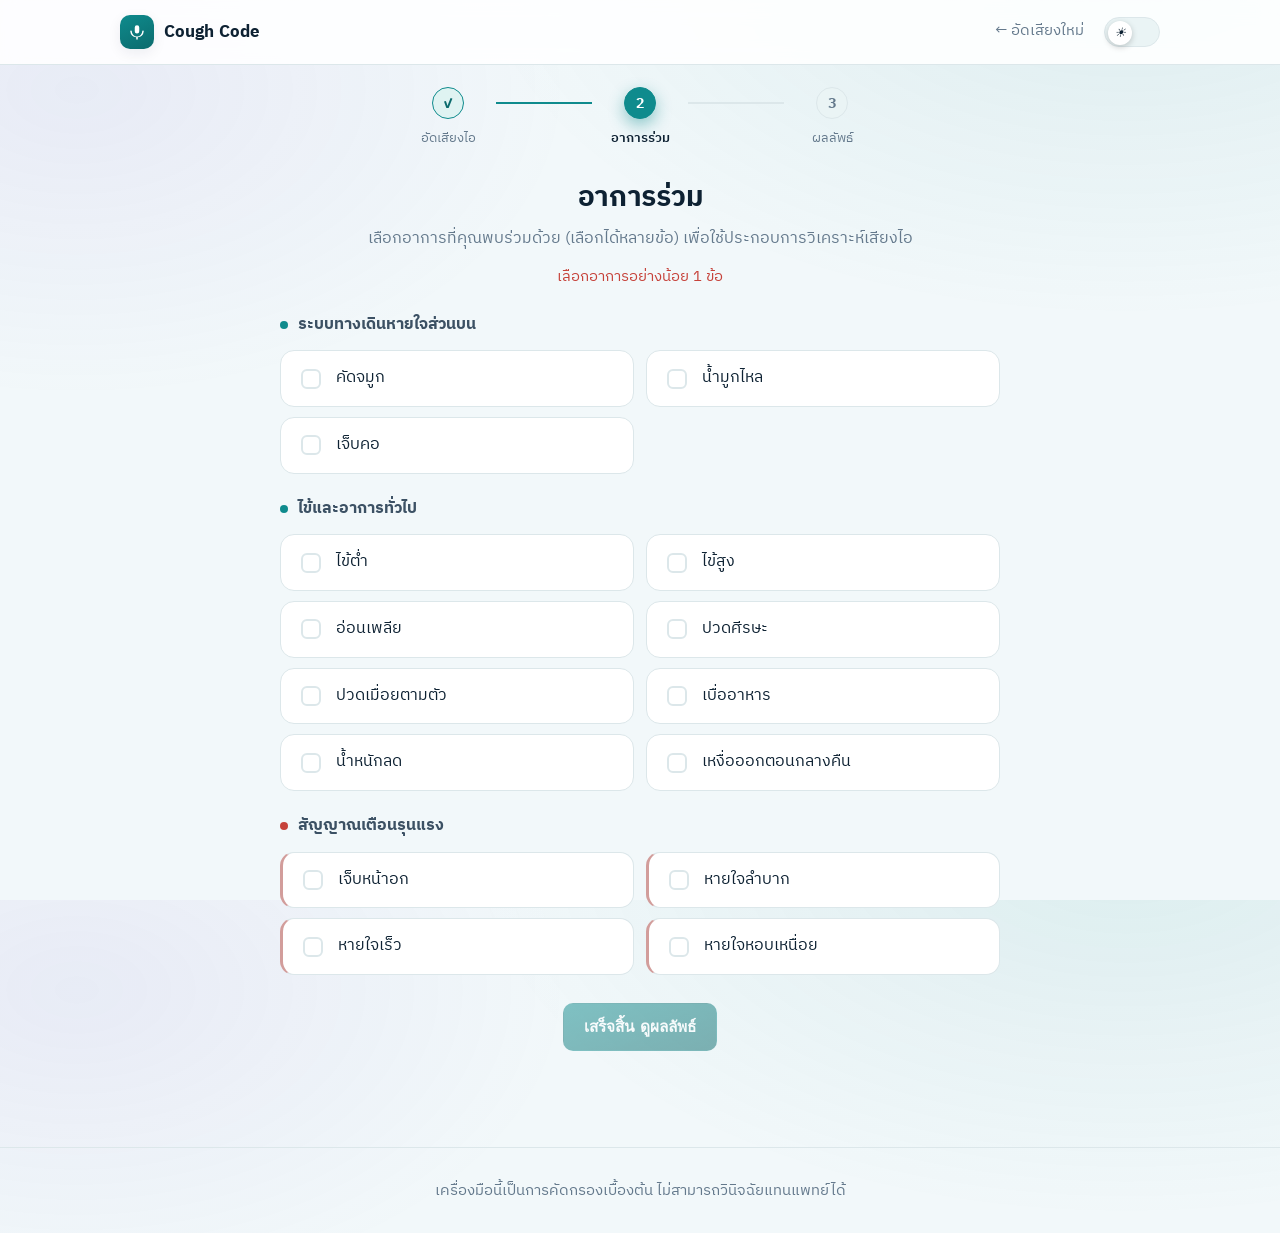
<file: public/symptoms.html>
<!doctype html>
<html lang="th" data-theme="light">
<head>
  <meta charset="utf-8" />
  <meta name="viewport" content="width=device-width,initial-scale=1" />
  <title>อาการร่วม — Cough Code</title>
  <link rel="preconnect" href="https://fonts.googleapis.com">
  <link rel="preconnect" href="https://fonts.gstatic.com" crossorigin>
  <link rel="stylesheet" href="styles.css" />
</head>
<body>
  <header class="site-header">
    <div class="container header-row">
      <a class="brand" href="index.html">
        <span class="brand-mark" aria-hidden="true">
          <svg width="18" height="18" viewBox="0 0 24 24" fill="none"><path d="M12 14a3 3 0 0 0 3-3V6a3 3 0 1 0-6 0v5a3 3 0 0 0 3 3Zm-7-3a1 1 0 1 0-2 0 9 9 0 0 0 8 8v3h2v-3a9 9 0 0 0 8-8 1 1 0 1 0-2 0 7 7 0 0 1-14 0Z" fill="currentColor"/></svg>
        </span>
        Cough Code
      </a>
      <div class="header-actions">
        <a class="header-back" href="record.html">← อัดเสียงใหม่</a>
        <div class="theme-switch" title="สลับโหมดสว่าง/มืด">
          <input type="checkbox" id="themeToggle" />
          <label for="themeToggle"><i class="thumb"></i></label>
        </div>
      </div>
    </div>
  </header>

  <nav class="stepper" aria-label="ขั้นตอนการประเมิน">
    <div class="step is-done"><span class="step-dot">✓</span><span class="step-label">อัดเสียงไอ</span></div>
    <div class="step-line is-done"></div>
    <div class="step is-active"><span class="step-dot">2</span><span class="step-label">อาการร่วม</span></div>
    <div class="step-line"></div>
    <div class="step"><span class="step-dot">3</span><span class="step-label">ผลลัพธ์</span></div>
  </nav>

  <main class="container-narrow sym-shell">
    <h1 class="center" style="font-size:var(--fs-xl)">อาการร่วม</h1>
    <p class="muted center">เลือกอาการที่คุณพบร่วมด้วย (เลือกได้หลายข้อ) เพื่อใช้ประกอบการวิเคราะห์เสียงไอ</p>

    <p id="msg" class="warn"></p>

    <form id="symForm">
      <div class="sym-groups">
        <div class="sym-group">
          <p class="sym-group-title"><span class="dot"></span>ระบบทางเดินหายใจส่วนบน</p>
          <div class="sym-grid">
            <label class="sym-item"><input type="checkbox" name="sym" value="คัดจมูก"><span>คัดจมูก</span></label>
            <label class="sym-item"><input type="checkbox" name="sym" value="น้ำมูกไหล"><span>น้ำมูกไหล</span></label>
            <label class="sym-item"><input type="checkbox" name="sym" value="เจ็บคอ"><span>เจ็บคอ</span></label>
          </div>
        </div>

        <div class="sym-group">
          <p class="sym-group-title"><span class="dot"></span>ไข้และอาการทั่วไป</p>
          <div class="sym-grid">
            <label class="sym-item"><input type="checkbox" name="sym" value="ไข้ต่ำ"><span>ไข้ต่ำ</span></label>
            <label class="sym-item"><input type="checkbox" name="sym" value="ไข้สูง"><span>ไข้สูง</span></label>
            <label class="sym-item"><input type="checkbox" name="sym" value="อ่อนเพลีย"><span>อ่อนเพลีย</span></label>
            <label class="sym-item"><input type="checkbox" name="sym" value="ปวดศีรษะ"><span>ปวดศีรษะ</span></label>
            <label class="sym-item"><input type="checkbox" name="sym" value="ปวดเมื่อยตามตัว"><span>ปวดเมื่อยตามตัว</span></label>
            <label class="sym-item"><input type="checkbox" name="sym" value="เบื่ออาหาร"><span>เบื่ออาหาร</span></label>
            <label class="sym-item"><input type="checkbox" name="sym" value="น้ำหนักลด"><span>น้ำหนักลด</span></label>
            <label class="sym-item"><input type="checkbox" name="sym" value="เหงื่อออกตอนกลางคืน"><span>เหงื่อออกตอนกลางคืน</span></label>
          </div>
        </div>

        <div class="sym-group is-severe">
          <p class="sym-group-title"><span class="dot"></span>สัญญาณเตือนรุนแรง</p>
          <div class="sym-grid">
            <label class="sym-item"><input type="checkbox" name="sym" value="เจ็บหน้าอก"><span>เจ็บหน้าอก</span></label>
            <label class="sym-item"><input type="checkbox" name="sym" value="หายใจลำบาก"><span>หายใจลำบาก</span></label>
            <label class="sym-item"><input type="checkbox" name="sym" value="หายใจเร็ว"><span>หายใจเร็ว</span></label>
            <label class="sym-item"><input type="checkbox" name="sym" value="หายใจหอบเหนื่อย"><span>หายใจหอบเหนื่อย</span></label>
          </div>
        </div>
      </div>

      <div class="sym-actions">
        <button id="doneBtn" type="button" class="btn primary" disabled>เสร็จสิ้น ดูผลลัพธ์</button>
      </div>
    </form>
  </main>

  <footer class="site-footer"><div class="container center"><p class="muted small">เครื่องมือนี้เป็นการคัดกรองเบื้องต้น ไม่สามารถวินิจฉัยแทนแพทย์ได้</p></div></footer>

  <script src="theme.js" defer></script>
  <script>
  (() => {
    // ถ้าเปิดผ่าน backend เอง (uvicorn พอร์ต 8000 ตอน dev, หรือโดเมนจริงตอน deploy ที่ไม่มีพอร์ตต่อท้าย)
    // ให้ใช้ path สัมพัทธ์ (origin เดียวกัน) — ไม่ว่าเปิดจาก Live Server พอร์ตไหนก็ตาม (5500, 5501, ...)
    // ให้ยิงไป backend local ที่พอร์ต 8000 แทน
    const isServedByBackend = location.port === "8000" || location.port === "";
    const API_URL = isServedByBackend ? "/predict" : "http://127.0.0.1:8000/predict";

    const form = document.getElementById('symForm');
    const btn  = document.getElementById('doneBtn');
    const msg  = document.getElementById('msg');

    function update(){
      const any = [...form.querySelectorAll('input[name="sym"]:checked')].length > 0;
      btn.disabled = !any;
      msg.textContent = any ? '' : 'เลือกอาการอย่างน้อย 1 ข้อ';
    }
    form.addEventListener('change', update); update();

    function dataURLtoBlob(dataURL){
      const [head, b64] = dataURL.split(',');
      const mime = (head.match(/:(.*?);/)||[])[1] || 'application/octet-stream';
      const bin = atob(b64); const u8 = new Uint8Array(bin.length);
      for (let i=0;i<bin.length;i++) u8[i] = bin.charCodeAt(i);
      return new Blob([u8], {type:mime});
    }

    // Fallback คำนวณคะแนนจากอาการ ถ้าเรียก API ไม่สำเร็จ (สำหรับ 4 กลุ่ม: RSV / ไอกรน / ปอดบวม / อื่นๆ)
    function fallbackFromSymptoms(sym){
      let score = { "RSV":0.28, "ไอกรน":0.22, "ปอดบวม":0.28, "อื่นๆ":0.22 };
      const has = k => sym.includes(k);

      if (has("คัดจมูก"))          { score["RSV"] += 0.05; score["อื่นๆ"] += 0.03; }
      if (has("น้ำมูกไหล"))        { score["RSV"] += 0.05; score["อื่นๆ"] += 0.03; }
      if (has("เจ็บคอ"))           { score["RSV"] += 0.03; score["อื่นๆ"] += 0.03; }

      if (has("ไข้ต่ำ"))           { score["RSV"] += 0.02; score["อื่นๆ"] += 0.03; }
      if (has("ไข้สูง"))           { score["ปอดบวม"] += 0.06; score["ไอกรน"] += 0.02; }
      if (has("อ่อนเพลีย"))        { score["ไอกรน"] += 0.02; score["อื่นๆ"] += 0.02; }
      if (has("ปวดศีรษะ"))         { score["อื่นๆ"] += 0.02; }
      if (has("ปวดเมื่อยตามตัว"))   { score["ไอกรน"] += 0.02; score["อื่นๆ"] += 0.02; }

      if (has("เจ็บหน้าอก"))       { score["ปอดบวม"] += 0.07; }
      if (has("หายใจลำบาก"))       { score["ปอดบวม"] += 0.09; score["RSV"] += 0.03; }
      if (has("หายใจเร็ว"))        { score["ปอดบวม"] += 0.06; score["RSV"] += 0.02; }
      if (has("หายใจหอบเหนื่อย"))   { score["ปอดบวม"] += 0.08; score["RSV"] += 0.03; }

      if (has("เบื่ออาหาร"))       { score["ปอดบวม"] += 0.02; score["ไอกรน"] += 0.01; }
      if (has("น้ำหนักลด"))        { score["ปอดบวม"] += 0.02; score["ไอกรน"] += 0.02; }
      if (has("เหงื่อออกตอนกลางคืน")){ score["ปอดบวม"] += 0.03; score["ไอกรน"] += 0.02; }

      const sum = Object.values(score).reduce((a,b)=>a+b,0);
      Object.keys(score).forEach(k=>score[k]/=sum);
      return score;
    }

    btn.addEventListener('click', async ()=>{
      const dataURL = sessionStorage.getItem('audioDataURL');
      if(!dataURL){ alert('ไม่พบไฟล์เสียง กรุณาบันทึกใหม่'); location.href='./record.html'; return; }
      const audioBlob = dataURLtoBlob(dataURL);

      const symptoms = [...form.querySelectorAll('input[name="sym"]:checked')].map(el=>el.value);
      sessionStorage.setItem('symptoms', JSON.stringify(symptoms));

      btn.disabled = true; btn.textContent = 'กำลังส่งข้อมูล...';
      const fd = new FormData();
      fd.append('file', audioBlob, 'recording.webm');
      fd.append('symptoms', JSON.stringify(symptoms));

      try{
        const r = await fetch(API_URL, { method:'POST', body: fd });
        if(!r.ok) throw new Error(await r.text());
        const json = await r.json();
        sessionStorage.setItem('diagnosis', JSON.stringify(json));
        sessionStorage.removeItem('diag_fallback');
        location.href = './result.html';
      }catch(e){
        const fb = { conditions: fallbackFromSymptoms(symptoms), note:'fallback' };
        sessionStorage.setItem('diagnosis', JSON.stringify(fb));
        sessionStorage.setItem('diag_fallback','1');
        location.href = './result.html';
      }
    });
  })();
  </script>
</body>
</html>
</file>
<file: public/styles.css>
/* ======================================================================
   Cough Code — Design System
   แนวคิด: เครื่องมือคัดกรองทางเดินหายใจที่ "ฟังดูน่าเชื่อถือ" — โทนคลินิกสงบ
   (teal/navy) + ลายเส้นคลื่นเสียง (waveform) เป็นสัญลักษณ์หลักที่ผูกกับ
   การวิเคราะห์เสียงไอ + หลอดทดลอง (tube gauge) แทนผลลัพธ์แต่ละโรค
   ====================================================================== */

@import url('https://fonts.googleapis.com/css2?family=IBM+Plex+Sans+Thai:wght@400;500;600;700&family=IBM+Plex+Mono:wght@500;600&display=swap');

/* ---------- Design tokens ---------- */
:root{
  --font: 'IBM Plex Sans Thai', 'Noto Sans Thai', ui-sans-serif, system-ui, -apple-system, "Segoe UI", Roboto, sans-serif;
  --font-mono: 'IBM Plex Mono', ui-monospace, SFMono-Regular, Menlo, monospace;

  --space-1:4px; --space-2:8px; --space-3:12px; --space-4:16px; --space-5:20px;
  --space-6:24px; --space-8:32px; --space-10:40px; --space-14:56px; --space-18:72px;

  --radius-sm:10px; --radius-md:16px; --radius-lg:24px; --radius-pill:999px;

  --fs-xs:0.8125rem; --fs-sm:0.9375rem; --fs-base:1rem; --fs-md:1.125rem;
  --fs-lg:1.375rem; --fs-xl:1.75rem; --fs-2xl:2.25rem; --fs-3xl:2.75rem;

  --ease: cubic-bezier(.4,0,.2,1);
}

/* Light (default) palette */
:root, html[data-theme="light"]{
  --ink:#0E2233; --ink-soft:#3C5164; --muted:#64798C;
  --paper:#F2F8FA; --surface:#FFFFFF; --surface-2:#EAF4F5;
  --border:#DCE7EA;

  --teal:#0F8B8D; --teal-deep:#0B6B6D; --teal-soft:#DFF3F2;
  --violet:#6E58C9; --violet-soft:#EDE9FB;
  --coral:#C6423A; --coral-soft:#FBE7E5;
  --amber:#B4700A; --amber-soft:#FBEEDD;
  --slate:#5B6B7C; --slate-soft:#EDF1F4;

  --shadow: 0 14px 34px rgba(14,34,51,.09);
  --shadow-sm: 0 4px 14px rgba(14,34,51,.07);
}

/* Dark palette */
html[data-theme="dark"]{
  --ink:#EAF3F6; --ink-soft:#C4D3DA; --muted:#93A7B4;
  --paper:#081420; --surface:#0E1D29; --surface-2:#0B1822;
  --border:#1D3241;

  --teal:#35D6C9; --teal-deep:#22B4AA; --teal-soft:#0E2C2C;
  --violet:#A995F2; --violet-soft:#221C3D;
  --coral:#F0837A; --coral-soft:#3A1714;
  --amber:#F0B84B; --amber-soft:#3A2A0C;
  --slate:#93A7B4; --slate-soft:#101C26;

  --shadow: 0 14px 34px rgba(0,0,0,.5);
  --shadow-sm: 0 4px 14px rgba(0,0,0,.4);
}

*{box-sizing:border-box}
html,body{height:100%}
html{scroll-behavior:smooth}
@media (prefers-reduced-motion: reduce){
  html{scroll-behavior:auto}
  *,*::before,*::after{animation-duration:.001ms !important; animation-iteration-count:1 !important; transition-duration:.001ms !important;}
}

body{
  margin:0; color:var(--ink); font:var(--fs-base)/1.7 var(--font);
  background:
    radial-gradient(1100px 620px at 88% -6%, color-mix(in srgb, var(--teal) 10%, transparent) 0%, transparent 60%),
    radial-gradient(900px 560px at 6% 10%, color-mix(in srgb, var(--violet) 8%, transparent) 0%, transparent 55%),
    var(--paper);
  transition: background-color .25s var(--ease), color .25s var(--ease);
}

::selection{ background: var(--teal-soft); color: var(--teal-deep); }

a{ color: var(--teal-deep); }
html[data-theme="dark"] a{ color: var(--teal); }

:focus-visible{ outline: 3px solid color-mix(in srgb, var(--teal) 55%, transparent); outline-offset: 2px; border-radius: 6px; }

/* ---------- Layout ---------- */
.container{max-width:1080px;margin:0 auto;padding:0 20px}
.container-narrow{max-width:720px;margin:0 auto;padding:0 20px}
.section{padding:32px 0}
.center{text-align:center}
.grid{display:grid}
.grid-3{grid-template-columns:1fr 1fr 1fr; gap:18px}
@media (max-width: 900px){ .grid-3{grid-template-columns:1fr} }

/* ---------- Header ---------- */
.site-header{
  background: color-mix(in srgb, var(--surface) 88%, transparent);
  backdrop-filter: saturate(1.2) blur(10px);
  border-bottom:1px solid var(--border);
  position:sticky; top:0; z-index:20;
}
.header-row{position:relative; display:flex; align-items:center; height:64px; gap:12px;}
.brand{
  display:flex; align-items:center; gap:10px; font-weight:700; font-size:1.05rem;
  color:var(--ink); text-decoration:none; letter-spacing:.1px; flex:none;
}
.brand-mark{
  width:34px;height:34px;border-radius:10px; flex:none;
  background:linear-gradient(155deg, var(--teal), var(--teal-deep));
  display:grid;place-items:center; color:#fff; box-shadow:var(--shadow-sm);
}
.nav{display:flex; gap:6px; flex-wrap:wrap}
.nav a{color:var(--muted); text-decoration:none; padding:9px 12px; border-radius:10px; font-size:.95rem}
.nav a:hover{background:var(--surface-2); color:var(--ink)}
.nav a[aria-current="page"]{ background:var(--teal-soft); color:var(--teal-deep); font-weight:600; }
html[data-theme="dark"] .nav a[aria-current="page"]{ color:#BFF3EE }
.header-actions{ display:flex; align-items:center; gap:10px; margin-left:auto; }
.header-back{
  display:inline-flex; align-items:center; gap:6px; color:var(--muted); text-decoration:none;
  font-size:.92rem; padding:8px 10px; border-radius:10px; white-space:nowrap;
}
.header-back:hover{ background:var(--surface-2); color:var(--ink) }

.nav-toggle{
  display:none; flex:none; align-items:center; justify-content:center;
  width:40px; height:40px; border-radius:10px; border:1px solid transparent;
  background:none; color:var(--ink); cursor:pointer; margin-left:auto;
}
.nav-toggle:hover{ background:var(--surface-2); }

/* Collapse the marketing nav (.header-actions.site-nav) into a dropdown sheet on small screens.
   Flow-page headers (plain .header-actions with just a back link + theme switch) are untouched
   and stay inline at every width. */
@media (max-width: 760px){
  .nav-toggle{ display:inline-flex; }
  .header-actions.site-nav{
    position:absolute; top:100%; left:0; right:0;
    flex-direction:column; align-items:stretch; gap:4px; margin-left:0;
    background:var(--surface); border:1px solid var(--border); border-top:none;
    border-radius:0 0 var(--radius-md) var(--radius-md);
    padding:10px 16px 16px; box-shadow:var(--shadow);
    display:none;
  }
  .header-actions.site-nav.open{ display:flex; }
  .header-actions.site-nav .nav{ flex-direction:column; gap:2px; }
  .header-actions.site-nav .nav a{ padding:12px 10px; }
  .header-actions.site-nav .theme-switch{ margin-top:8px; }
}

/* ---------- Disclaimer strip ---------- */
.notice-strip{
  border-bottom:1px solid var(--border);
  background: var(--teal-soft);
  color: var(--teal-deep);
}
html[data-theme="dark"] .notice-strip{ color:#BFF3EE }
.notice-strip .container{ display:flex; align-items:center; gap:10px; padding:10px 20px; font-size:.9rem; }
.notice-strip svg{ flex:none }

/* ---------- Hero ---------- */
.hero{padding:52px 0 16px}
.eyebrow-badge{
  display:inline-flex; align-items:center; gap:8px; font-size:.85rem; font-weight:600;
  color:var(--teal-deep); background:var(--teal-soft); padding:7px 14px; border-radius:var(--radius-pill);
  margin-bottom:18px;
}
html[data-theme="dark"] .eyebrow-badge{ color:#BFF3EE }
h1{margin:0 0 10px; font-size:clamp(1.7rem, 5vw + .6rem, var(--fs-3xl)); line-height:1.22; letter-spacing:-.01em; font-weight:700}
h2{margin:0 0 10px; font-size:clamp(1.2rem, 2vw + .8rem, var(--fs-lg)); font-weight:700}
p{margin:8px 0}
.lede{ font-size:var(--fs-md); color:var(--ink-soft); max-width:640px; margin-left:auto; margin-right:auto; }
.muted{color:var(--muted)}
.small{font-size:var(--fs-sm)}
.gradient-text{
  background:linear-gradient(100deg, var(--teal-deep), var(--violet));
  -webkit-background-clip:text; background-clip:text; color:transparent;
}

/* Waveform — signature motif, used in hero + record page */
.waveform{ display:flex; align-items:center; justify-content:center; gap:5px; height:56px; margin: 28px 0; }
.waveform span{
  display:block; width:5px; border-radius:999px;
  background: linear-gradient(180deg, var(--teal), var(--violet));
  height: 14px; opacity:.55;
  transform: scaleY(.45);
  animation: none;
  transition: opacity .3s var(--ease);
}
.waveform.active span{
  opacity:.85;
  animation: wave 1.8s ease-in-out infinite;
}
.waveform span:nth-child(1){height:18px; animation-delay:-1.2s}
.waveform span:nth-child(2){height:34px; animation-delay:-1.0s}
.waveform span:nth-child(3){height:50px; animation-delay:-0.8s}
.waveform span:nth-child(4){height:28px; animation-delay:-0.6s}
.waveform span:nth-child(5){height:44px; animation-delay:-0.4s}
.waveform span:nth-child(6){height:20px; animation-delay:-0.2s}
.waveform span:nth-child(7){height:38px; animation-delay:0s}
.waveform span:nth-child(8){height:24px; animation-delay:-0.9s}
.waveform span:nth-child(9){height:16px; animation-delay:-0.3s}
@keyframes wave{
  0%,100%{ transform: scaleY(.45); }
  50%{ transform: scaleY(1); }
}

/* ---------- Buttons ---------- */
.btn{
  height:48px; padding:0 20px; border-radius:var(--radius-sm); border:1px solid var(--border);
  background:var(--surface); color:var(--ink); text-decoration:none; font-weight:600; font-size:.96rem;
  display:inline-flex; align-items:center; justify-content:center; gap:8px; cursor:pointer;
  transition: transform .08s var(--ease), filter .2s var(--ease), opacity .2s var(--ease), box-shadow .2s var(--ease);
}
.btn:hover{ filter:brightness(.98) }
.btn:active{ transform: translateY(1px) }
.btn.primary{
  background:linear-gradient(160deg, var(--teal), var(--teal-deep));
  color:#fff; border-color:transparent; box-shadow:0 12px 26px color-mix(in srgb, var(--teal) 38%, transparent);
}
.btn.ghost{ background:transparent }
.btn.block{ width:100%; }
.btn[disabled], .btn[aria-disabled="true"]{ opacity:.5; pointer-events:none; box-shadow:none; }

/* ---------- Stepper (record → symptoms → result) ---------- */
.stepper{
  display:flex; align-items:flex-start; justify-content:center; gap:0;
  max-width:520px; margin:0 auto; padding: 22px 20px 4px;
}
.step{ display:flex; flex-direction:column; align-items:center; gap:8px; flex:none; width:96px; }
.step-dot{
  width:32px; height:32px; border-radius:999px; display:grid; place-items:center;
  background:var(--surface-2); color:var(--muted); border:1px solid var(--border);
  font-weight:700; font-size:.9rem; font-family:var(--font-mono);
}
.step-label{ font-size:.82rem; color:var(--muted); text-align:center; }
.step.is-active .step-dot{ background:var(--teal); border-color:var(--teal); color:#fff; box-shadow:0 6px 16px color-mix(in srgb, var(--teal) 45%, transparent); }
.step.is-active .step-label{ color:var(--ink); font-weight:600; }
.step.is-done .step-dot{ background:var(--teal-soft); border-color:var(--teal); color:var(--teal-deep); }
.step-line{ flex:1; height:2px; background:var(--border); margin-top:15px; min-width:24px; }
.step-line.is-done{ background:var(--teal); }

/* ---------- Cards ---------- */
.card{background:var(--surface); border:1px solid var(--border); border-radius:var(--radius-lg); box-shadow:var(--shadow); padding:24px}
.step-tile{
  display:grid; place-items:center; gap:8px; padding:22px 16px; text-align:center;
  color:inherit; text-decoration:none;
  transition: transform .15s var(--ease), box-shadow .15s var(--ease);
}
a.step-tile:hover{ transform:translateY(-3px); box-shadow:0 18px 40px rgba(14,34,51,.12); }
.step-tile .num{
  width:34px;height:34px;border-radius:999px;display:grid;place-items:center;
  background:var(--teal-soft); color:var(--teal-deep); font-weight:700; font-family:var(--font-mono); font-size:.95rem;
}

/* ---------- Alerts ---------- */
.alert{ display:flex; gap:12px; padding:16px 18px; border-radius:var(--radius-md); border:1px solid var(--border); align-items:flex-start; }
.alert svg{ flex:none; margin-top:2px }
.alert-title{ font-weight:700; margin:0 0 2px; }
.alert-body{ margin:0; color:var(--ink-soft); font-size:.94rem; }
.alert-info{ background:var(--teal-soft); border-color:color-mix(in srgb, var(--teal) 35%, var(--border)); }
.alert-info .alert-title{ color:var(--teal-deep) }
.alert-warning{ background:var(--amber-soft); border-color:color-mix(in srgb, var(--amber) 35%, var(--border)); }
.alert-warning .alert-title{ color:var(--amber) }
.alert-danger{ background:var(--coral-soft); border-color:color-mix(in srgb, var(--coral) 35%, var(--border)); }
.alert-danger .alert-title{ color:var(--coral) }

/* ---------- Footer ---------- */
.site-footer{border-top:1px solid var(--border); margin-top:40px}
.site-footer .container{padding:22px 20px; display:flex; align-items:center; justify-content:center; gap:8px; flex-wrap:wrap}

/* =====================================================================
   Record page
   ===================================================================== */
.rec-wrap{max-width:560px;margin:0 auto;padding:8px 16px 40px;text-align:center}
.mic-stage{ position:relative; display:grid; place-items:center; padding:12px 0 6px; }
.mic-btn{
  position:relative; width:148px;height:148px;border-radius:999px;border:none;cursor:pointer;
  display:inline-flex;align-items:center;justify-content:center;
  background: radial-gradient(90px 90px at 50% 32%, color-mix(in srgb, var(--teal) 55%, #fff 0%), var(--teal) 55%, var(--teal-deep) 100%);
  color:#fff; box-shadow:0 16px 36px color-mix(in srgb, var(--teal) 40%, transparent);
  transition: transform .12s var(--ease), box-shadow .2s var(--ease);
}
.mic-btn:hover{ transform: translateY(-2px) }
.mic-btn:active{ transform:scale(.98) }
.mic-btn.rec{
  background: radial-gradient(90px 90px at 50% 32%, color-mix(in srgb, var(--coral) 55%, #fff 0%), var(--coral) 60%, #a5342c 100%);
  box-shadow:0 16px 36px color-mix(in srgb, var(--coral) 42%, transparent);
}
.mic-btn.rec::after{
  content:""; position:absolute; inset:-14px; border-radius:inherit;
  border:2px solid color-mix(in srgb, var(--coral) 55%, transparent);
  animation: pulse 1.5s ease-out infinite;
}
@keyframes pulse{
  0%{ transform: scale(1); opacity: .9; }
  100%{ transform: scale(1.18); opacity: 0; }
}

.timer{ font-family:var(--font-mono); font-size:1.3rem; font-weight:600; letter-spacing:.04em; margin-top:18px; color:var(--ink) }
.rec-status{ min-height:24px; color:var(--muted); margin-top:4px }
.rec-hint{ color:var(--muted); margin-top:2px }

.btn-row{display:flex;gap:10px;justify-content:center;margin-top:26px;flex-wrap:wrap}

/* =====================================================================
   Symptoms page
   ===================================================================== */
.sym-shell{ padding: 28px 0 56px; }
.sym-groups{ display:grid; gap:22px; margin-top:22px; }
.sym-group-title{
  display:flex; align-items:center; gap:10px; font-size:.98rem; font-weight:700; color:var(--ink-soft);
  margin: 0 0 12px;
}
.sym-group-title .dot{ width:8px; height:8px; border-radius:999px; background:var(--teal); flex:none; }
.sym-group.is-severe .sym-group-title .dot{ background:var(--coral); }

.sym-grid{ display:grid; grid-template-columns:repeat(2, 1fr); gap:10px 12px; }
@media (max-width:640px){ .sym-grid{ grid-template-columns:1fr; } }

.sym-item{
  display:flex; align-items:center; gap:12px;
  background: var(--surface);
  border:1px solid var(--border);
  border-radius:14px; padding:14px 16px;
  cursor:pointer; transition: border-color .15s var(--ease), background .15s var(--ease);
}
.sym-item:hover{ border-color: color-mix(in srgb, var(--teal) 45%, var(--border)); }
.sym-group.is-severe .sym-item{ border-left:3px solid color-mix(in srgb, var(--coral) 45%, var(--border)); }

.sym-item input[type="checkbox"]{
  appearance:none; -webkit-appearance:none; flex:none;
  width:20px; height:20px; border-radius:6px;
  border:2px solid var(--border);
  display:grid; place-items:center; cursor:pointer;
  background: transparent; transition: all .15s var(--ease);
}
.sym-item input[type="checkbox"]::before{
  content:""; width:11px; height:11px; border-radius:3px;
  transform:scale(0); transition: transform .12s var(--ease);
  background: var(--teal);
}
.sym-item input[type="checkbox"]:checked{ border-color:var(--teal); background: var(--teal-soft); }
.sym-item input[type="checkbox"]:checked::before{ transform:scale(1); }
.sym-group.is-severe .sym-item input[type="checkbox"]:checked{ border-color:var(--coral) }
.sym-group.is-severe .sym-item input[type="checkbox"]:checked::before{ background:var(--coral) }
.sym-item span{ font-size:.98rem; color:var(--ink); }

.sym-actions{ display:flex; justify-content:center; margin-top:28px; }
.warn{ text-align:center; color:var(--coral); margin-top:12px; min-height:22px; font-size:.92rem; }

/* =====================================================================
   Result page — tube gauges
   ===================================================================== */
.top-result{
  border-radius:var(--radius-lg);
  padding:28px 24px;
  background: linear-gradient(150deg, var(--teal-deep), var(--teal) 60%, var(--violet));
  color:#fff; box-shadow:var(--shadow);
}
.top-result .top-eyebrow{ opacity:.85; font-size:.88rem; margin:0 0 6px; }
.top-result .top-name{ font-size:var(--fs-2xl); font-weight:700; margin:0 0 4px; }
.top-result .top-prob{ font-family:var(--font-mono); font-size:1.1rem; opacity:.95; }

.tubes{ display:flex; align-items:flex-end; justify-content:center; gap:22px; margin: 30px 0 6px; flex-wrap:wrap; }
.tube{ display:flex; flex-direction:column; align-items:center; gap:10px; width:92px; }
.tube-pct{ font-family:var(--font-mono); font-weight:600; font-size:1.05rem; color:var(--ink) }
.tube-shell{
  position:relative; width:52px; height:180px; border-radius:26px;
  background:var(--surface-2); border:1px solid var(--border); overflow:hidden;
  box-shadow: inset 0 2px 6px rgba(0,0,0,.06);
}
.tube-fill{
  position:absolute; left:0; right:0; bottom:0; height:0%;
  border-radius:0 0 24px 24px;
  transition: height 1.1s cubic-bezier(.16,1,.3,1);
}
.tube-fill::after{
  content:""; position:absolute; inset:0 0 auto 0; height:10px;
  background: rgba(255,255,255,.35);
}
.tube.is-top .tube-shell{ box-shadow: 0 0 0 3px color-mix(in srgb, var(--top-color, var(--teal)) 55%, transparent), inset 0 2px 6px rgba(0,0,0,.06); }

.tube-fill.c-rsv{ background: linear-gradient(180deg, var(--teal), var(--teal-deep)); }
.tube-fill.c-violet{ background: linear-gradient(180deg, var(--violet), #4d3aa0); }
.tube-fill.c-coral{ background: linear-gradient(180deg, var(--coral), #9c2f28); }
.tube-fill.c-slate{ background: linear-gradient(180deg, var(--slate), #3f4d5a); }
.tube-label{ font-size:.86rem; color:var(--ink-soft); text-align:center; line-height:1.35; }
.tube.is-top .tube-label{ font-weight:700; color:var(--ink); }

.advice{ list-style:none; margin:0; padding:0; display:grid; gap:10px; }
.advice li{
  display:flex; gap:12px; align-items:flex-start; padding:14px 16px;
  border:1px solid var(--border); border-radius:14px; background:var(--surface);
}
.advice li svg{ flex:none; margin-top:2px; color:var(--teal-deep) }

.kpi{ display:flex; gap:12px; justify-content:center; flex-wrap:wrap; margin:14px 0; }
.pill{ background:var(--surface-2); border:1px solid var(--border); border-radius:14px; padding:10px 16px; text-align:center; }
.pill b{ display:block; font-size:1.05rem; }

/* ---------- Theme switch ---------- */
.theme-switch{ display:inline-flex; align-items:center; }
.theme-switch input{ position:absolute; opacity:0; width:0; height:0; }
.theme-switch label{
  --H:30px; --W:56px; --P:3px;
  position:relative; display:inline-block; width:var(--W); height:var(--H);
  border-radius:999px; cursor:pointer; padding:var(--P);
  background:var(--surface-2); border:1px solid var(--border);
  transition: background-color .2s var(--ease), border-color .2s var(--ease);
}
.theme-switch .thumb{
  position:absolute; top:var(--P); left:var(--P);
  width:calc(var(--H) - var(--P)*2); height:calc(var(--H) - var(--P)*2);
  border-radius:999px; background:var(--surface);
  box-shadow:0 2px 6px rgba(0,0,0,.2);
  display:grid; place-items:center; font-size:13px;
  transition: transform .22s var(--ease), background-color .2s;
}
.theme-switch input:checked + label{ background: var(--teal-deep); border-color:var(--teal-deep); }
.theme-switch input:checked + label .thumb{ transform: translateX(calc(var(--W) - var(--H))); }
.theme-switch .thumb::before{ content:"☀️"; }
.theme-switch input:checked + label .thumb::before{ content:"🌙"; }

/* Utility */
.stack{ display:grid; gap:14px; }
.hidden{ display:none !important; }

/* ---------- Small-screen tightening ---------- */
@media (max-width: 480px){
  .container, .container-narrow{ padding:0 16px; }
  .hero{ padding:36px 0 8px; }
  .section{ padding:24px 0; }
  .card{ padding:18px; border-radius:var(--radius-md); }
  .top-result{ padding:22px 18px; }
  .mic-btn{ width:128px; height:128px; }
  .mic-btn svg{ width:38px; height:38px; }
  .tubes{ gap:14px; }
  .tube{ width:74px; }
  .tube-shell{ width:44px; height:150px; }
  .step{ width:78px; }
  .step-label{ font-size:.76rem; }
  .btn{ height:46px; padding:0 16px; font-size:.92rem; }
  .kpi{ gap:8px; }
}

/* Comfortable tap targets + no accidental double-tap zoom on interactive controls */
.btn, .mic-btn, .sym-item, .theme-switch label, .nav-toggle, .nav a{ touch-action: manipulation; }
</file>
